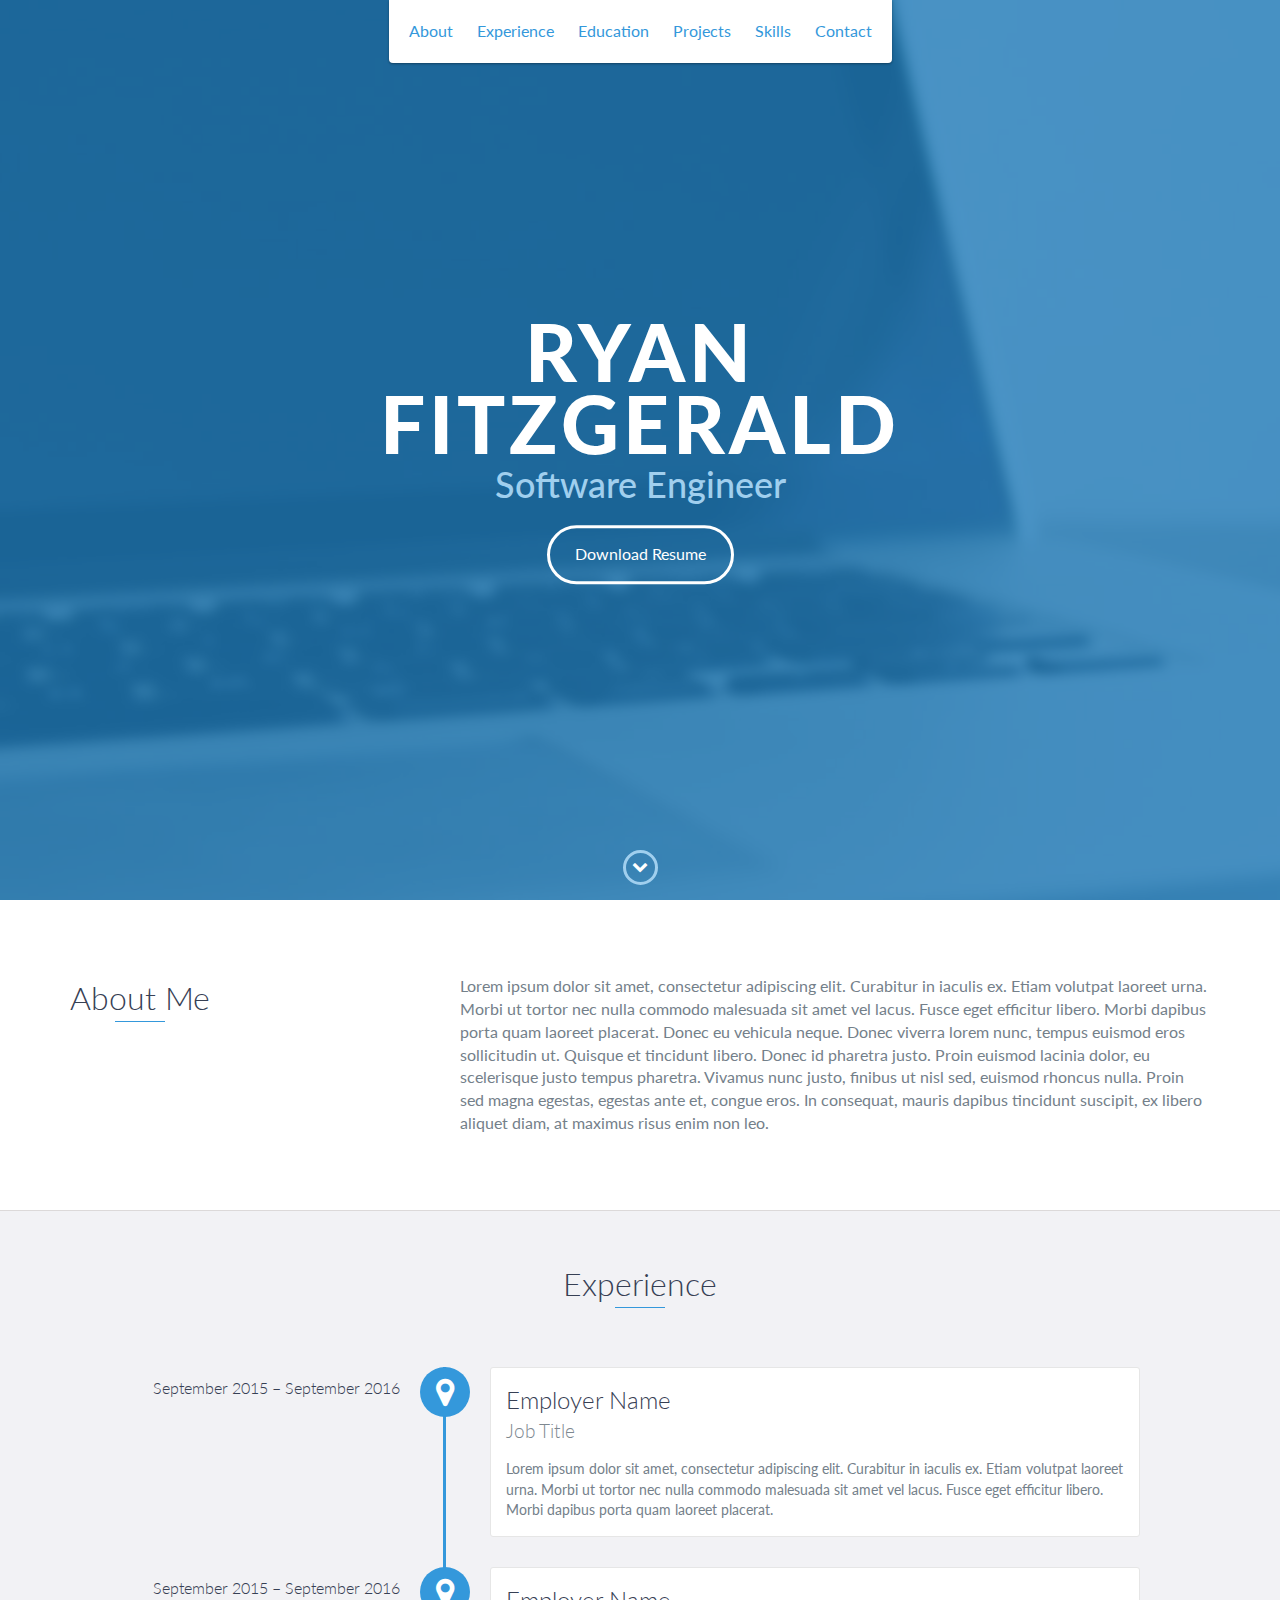
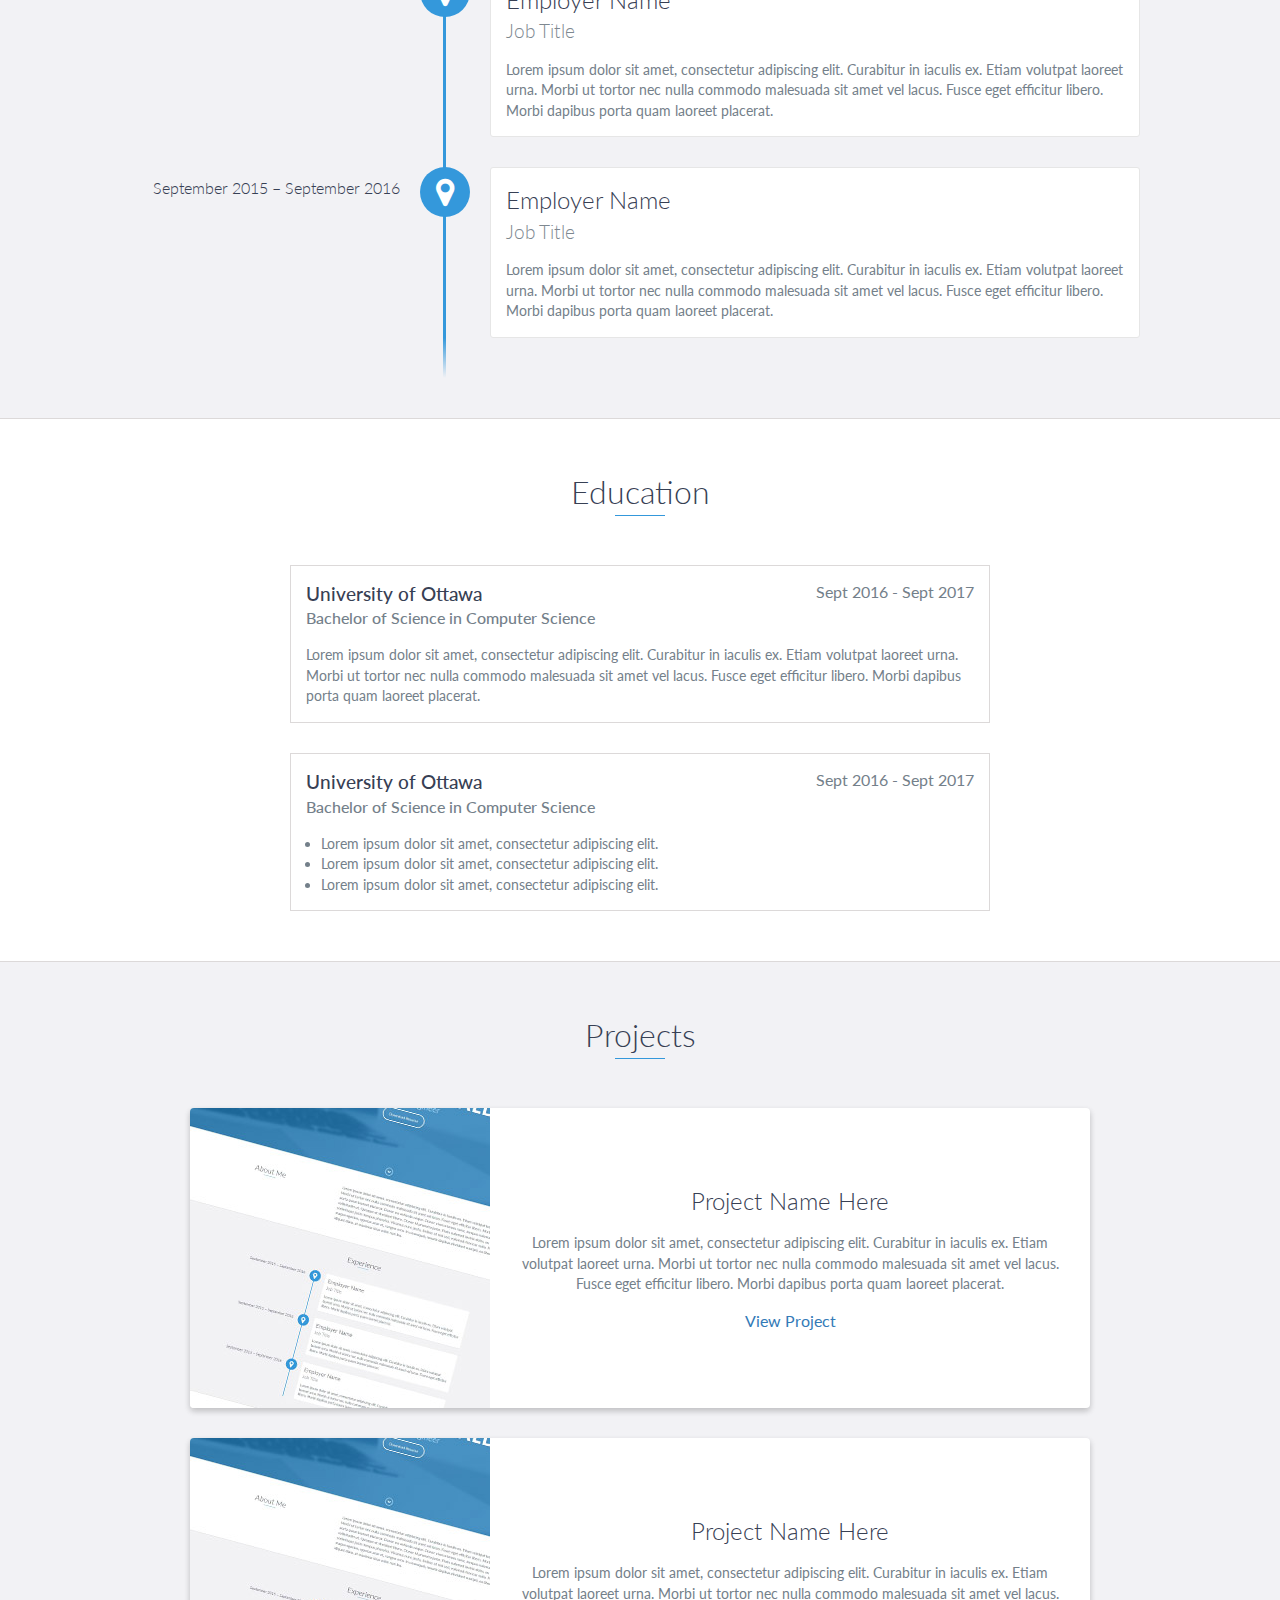
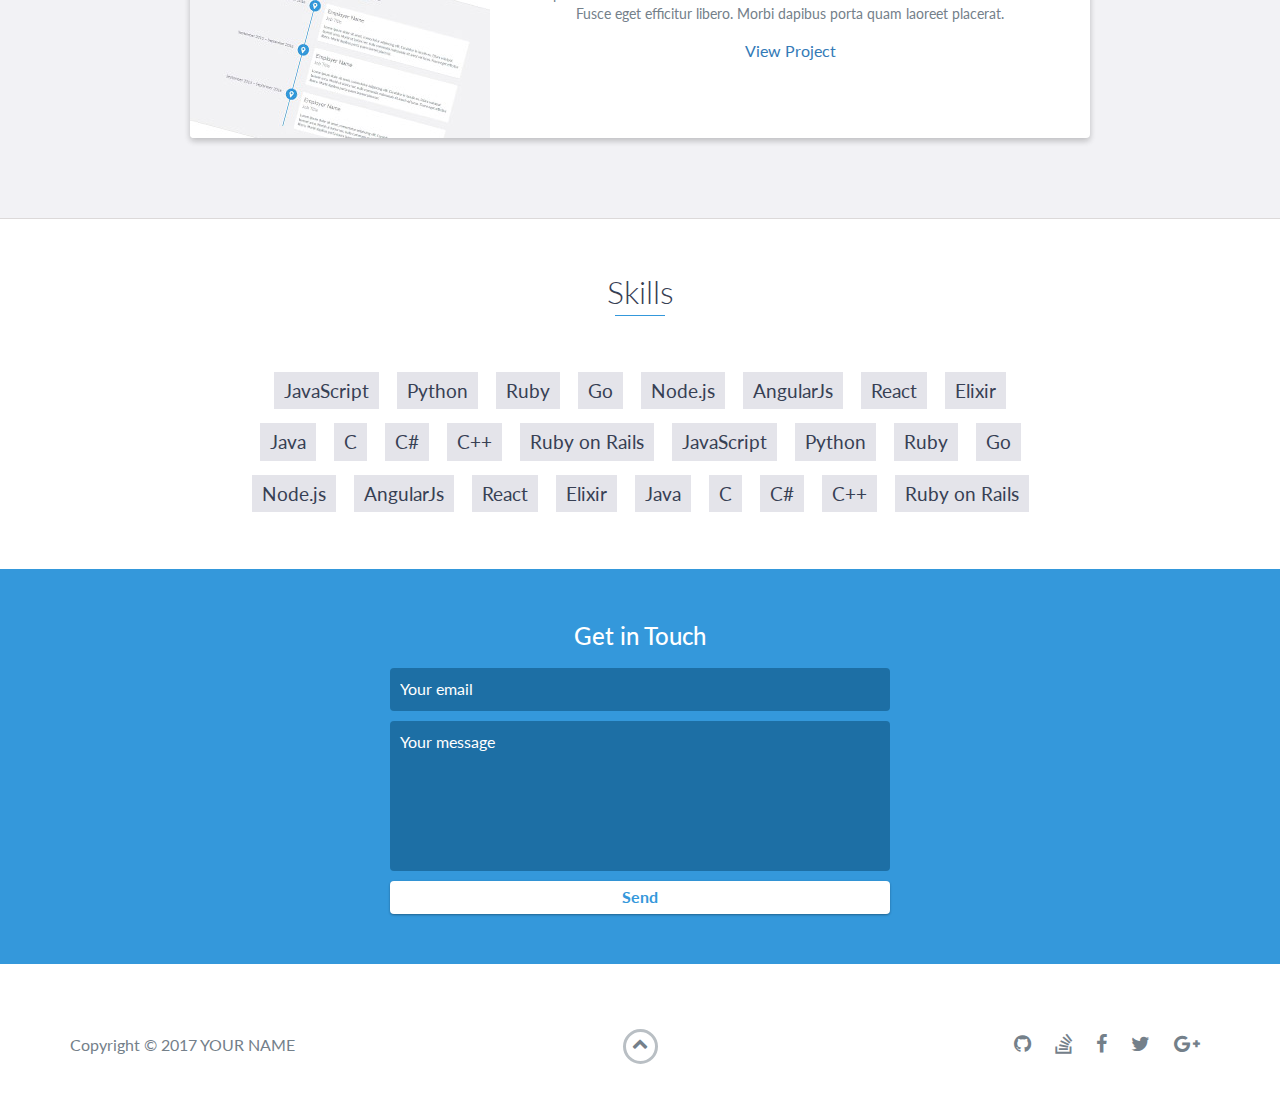
<file: My Webpage/devportfolio-master/index.html>
<!DOCTYPE html>
<html class="no-js" lang="en">

<head>
    <meta charset="utf-8">
    <meta http-equiv="X-UA-Compatible" content="IE=edge">
    <meta name="viewport" content="width=device-width, initial-scale=1">
    <title>My Portfolio</title>
	<link rel="shortcut icon" href="favicon.ico" type="image/x-icon">
	<link rel="icon" href="favicon.ico" type="image/x-icon">
    <link href="https://fonts.googleapis.com/css?family=Lato:300,400,700,900" rel="stylesheet">
    <link rel="stylesheet" href="libs/font-awesome/css/font-awesome.min.css">
    <link href="css/bootstrap.min.css" rel="stylesheet">
    <link href="css/styles.css" rel="stylesheet">
</head>

<body>
    <div id="mobile-menu-open" class="shadow-large">
        <i class="fa fa-bars" aria-hidden="true"></i>
    </div>
    <!-- End #mobile-menu-toggle -->
    <header>
        <div id="mobile-menu-close">
            <span>Close</span> <i class="fa fa-times" aria-hidden="true"></i>
        </div>
        <ul id="menu" class="shadow">
            <li>
                <a href="#about">About</a>
            </li>
            <li>
                <a href="#experience">Experience</a>
            </li>
            <li>
                <a href="#education">Education</a>
            </li>
            <li>
                <a href="#projects">Projects</a>
            </li>
            <li>
                <a href="#skills">Skills</a>
            </li>
            <li>
                <a href="#contact">Contact</a>
            </li>
        </ul>
    </header>
    <!-- End header -->

    <div id="lead">
        <div id="lead-content">
            <h1>Ryan Fitzgerald</h1>
            <h2>Software Engineer</h2>
            <a href="#" class="btn-rounded-white">Download Resume</a>
        </div>
        <!-- End #lead-content -->

        <div id="lead-overlay"></div>

        <div id="lead-down">
            <span>
                <i class="fa fa-chevron-down" aria-hidden="true"></i>
            </span>
        </div>
        <!-- End #lead-down -->
    </div>
    <!-- End #lead -->

    <div id="about">
        <div class="container">
            <div class="row">
                <div class="col-md-4">
                    <h2 class="heading">About Me</h2>
                </div>
                <div class="col-md-8">
                    <p>
                        Lorem ipsum dolor sit amet, consectetur adipiscing elit. Curabitur in iaculis ex. Etiam volutpat laoreet urna. Morbi ut tortor nec nulla commodo malesuada sit amet vel lacus. Fusce eget efficitur libero. Morbi dapibus porta quam laoreet placerat. Donec
                        eu vehicula neque. Donec viverra lorem nunc, tempus euismod eros sollicitudin ut. Quisque et tincidunt libero. Donec id pharetra justo. Proin euismod lacinia dolor, eu scelerisque justo tempus pharetra. Vivamus nunc justo, finibus
                        ut nisl sed, euismod rhoncus nulla. Proin sed magna egestas, egestas ante et, congue eros. In consequat, mauris dapibus tincidunt suscipit, ex libero aliquet diam, at maximus risus enim non leo.
                    </p>
                </div>
            </div>
        </div>
    </div>
    <!-- End #about -->

    <div id="experience" class="background-alt">
        <h2 class="heading">Experience</h2>
        <div id="experience-timeline">
            <div data-date="September 2015 – September 2016">
                <h3>Employer Name</h3>
                <h4>Job Title</h4>
                <p>
                    Lorem ipsum dolor sit amet, consectetur adipiscing elit. Curabitur in iaculis ex. Etiam volutpat laoreet urna. Morbi ut tortor nec nulla commodo malesuada sit amet vel lacus. Fusce eget efficitur libero. Morbi dapibus porta quam laoreet placerat.
                </p>
            </div>

            <div data-date="September 2015 – September 2016">
                <h3>Employer Name</h3>
                <h4>Job Title</h4>
                <p>
                    Lorem ipsum dolor sit amet, consectetur adipiscing elit. Curabitur in iaculis ex. Etiam volutpat laoreet urna. Morbi ut tortor nec nulla commodo malesuada sit amet vel lacus. Fusce eget efficitur libero. Morbi dapibus porta quam laoreet placerat.
                </p>
            </div>

            <div data-date="September 2015 – September 2016">
                <h3>Employer Name</h3>
                <h4>Job Title</h4>
                <p>
                    Lorem ipsum dolor sit amet, consectetur adipiscing elit. Curabitur in iaculis ex. Etiam volutpat laoreet urna. Morbi ut tortor nec nulla commodo malesuada sit amet vel lacus. Fusce eget efficitur libero. Morbi dapibus porta quam laoreet placerat.
                </p>
            </div>
        </div>
    </div>
    <!-- End #experience -->

    <div id="education">
        <h2 class="heading">Education</h2>
        <div class="education-block">
            <h3>University of Ottawa</h3>
            <span class="education-date">Sept 2016 - Sept 2017</span>
            <h4>Bachelor of Science in Computer Science</h4>
            <p>
                Lorem ipsum dolor sit amet, consectetur adipiscing elit. Curabitur in iaculis ex. Etiam volutpat laoreet urna. Morbi ut tortor nec nulla commodo malesuada sit amet vel lacus. Fusce eget efficitur libero. Morbi dapibus porta quam laoreet placerat.
            </p>
        </div>
        <!-- End .education-block -->

        <div class="education-block">
            <h3>University of Ottawa</h3>
            <span class="education-date">Sept 2016 - Sept 2017</span>
            <h4>Bachelor of Science in Computer Science</h4>
            <ul>
                <li>
                    Lorem ipsum dolor sit amet, consectetur adipiscing elit.
                </li>
                <li>
                    Lorem ipsum dolor sit amet, consectetur adipiscing elit.
                </li>
                <li>
                    Lorem ipsum dolor sit amet, consectetur adipiscing elit.
                </li>
            </ul>
        </div>
        <!-- End .education-block -->
    </div>
    <!-- End #education -->

    <div id="projects" class="background-alt">
        <h2 class="heading">Projects</h2>
        <div class="container">
            <div class="row">
                <div class="project shadow-large">
                    <div class="project-image">
                        <img src="images/project.jpg" />
                    </div>
                    <!-- End .project-image -->
                    <div class="project-info">
                        <h3>Project Name Here</h3>
                        <p>
                            Lorem ipsum dolor sit amet, consectetur adipiscing elit. Curabitur in iaculis ex. Etiam volutpat laoreet urna. Morbi ut tortor nec nulla commodo malesuada sit amet vel lacus. Fusce eget efficitur libero. Morbi dapibus porta quam laoreet placerat.
                        </p>
                        <a href="#">View Project</a>
                    </div>
                    <!-- End .project-info -->
                </div>
                <!-- End .project -->

                <div class="project shadow-large">
                    <div class="project-image">
                        <img src="images/project.jpg" />
                    </div>
                    <!-- End .project-image -->
                    <div class="project-info">
                        <h3>Project Name Here</h3>
                        <p>
                            Lorem ipsum dolor sit amet, consectetur adipiscing elit. Curabitur in iaculis ex. Etiam volutpat laoreet urna. Morbi ut tortor nec nulla commodo malesuada sit amet vel lacus. Fusce eget efficitur libero. Morbi dapibus porta quam laoreet placerat.
                        </p>
                        <a href="#">View Project</a>
                    </div>
                    <!-- End .project-info -->
                </div>
                <!-- End .project -->
            </div>
        </div>
    </div>
    <!-- End #projects -->

    <div id="skills">
        <h2 class="heading">Skills</h2>
        <ul>
            <li>JavaScript</li>
            <li>Python</li>
            <li>Ruby</li>
            <li>Go</li>
            <li>Node.js</li>
            <li>AngularJs</li>
            <li>React</li>
            <li>Elixir</li>
            <li>Java</li>
            <li>C</li>
            <li>C#</li>
            <li>C++</li>
            <li>Ruby on Rails</li>
            <li>JavaScript</li>
            <li>Python</li>
            <li>Ruby</li>
            <li>Go</li>
            <li>Node.js</li>
            <li>AngularJs</li>
            <li>React</li>
            <li>Elixir</li>
            <li>Java</li>
            <li>C</li>
            <li>C#</li>
            <li>C++</li>
            <li>Ruby on Rails</li>
        </ul>
    </div>
    <!-- End #skills -->

    <div id="contact">
        <h2>Get in Touch</h2>
        <div id="contact-form">
            <form method="POST" action="https://formspree.io/email@email.com">
                <input type="hidden" name="_subject" value="Contact request from personal website" />
                <input type="email" name="_replyto" placeholder="Your email" required>
                <textarea name="message" placeholder="Your message" required></textarea>
                <button type="submit">Send</button>
            </form>
        </div>
        <!-- End #contact-form -->
    </div>
    <!-- End #contact -->

    <footer>
        <div class="container">
            <div class="row">
                <div class="col-sm-5 copyright">
                    <p>
                        Copyright &copy; 2017 YOUR NAME
                    </p>
                </div>
                <div class="col-sm-2 top">
                    <span id="to-top">
                        <i class="fa fa-chevron-up" aria-hidden="true"></i>
                    </span>
                </div>
                <div class="col-sm-5 social">
                    <ul>
                        <li>
                            <a href="https://github.com/" target="_blank"><i class="fa fa-github" aria-hidden="true"></i></a>
                        </li>
                        <li>
                            <a href="https://stackoverflow.com/" target="_blank"><i class="fa fa-stack-overflow" aria-hidden="true"></i></a>
                        </li>
                        <li>
                            <a href="https://www.facebook.com/" target="_blank"><i class="fa fa-facebook" aria-hidden="true"></i></a>
                        </li>
                        <li>
                            <a href="https://twitter.com/" target="_blank"><i class="fa fa-twitter" aria-hidden="true"></i></a>
                        </li>
                        <li>
                            <a href="https://plus.google.com/" target="_blank"><i class="fa fa-google-plus" aria-hidden="true"></i></a>
                        </li>
                    </ul>
                </div>
            </div>
        </div>
    </footer>
    <!-- End footer -->

    <script src="https://ajax.googleapis.com/ajax/libs/jquery/1.12.4/jquery.min.js"></script>
    <script src="js/scripts.min.js"></script>
</body>

</html>
</file>
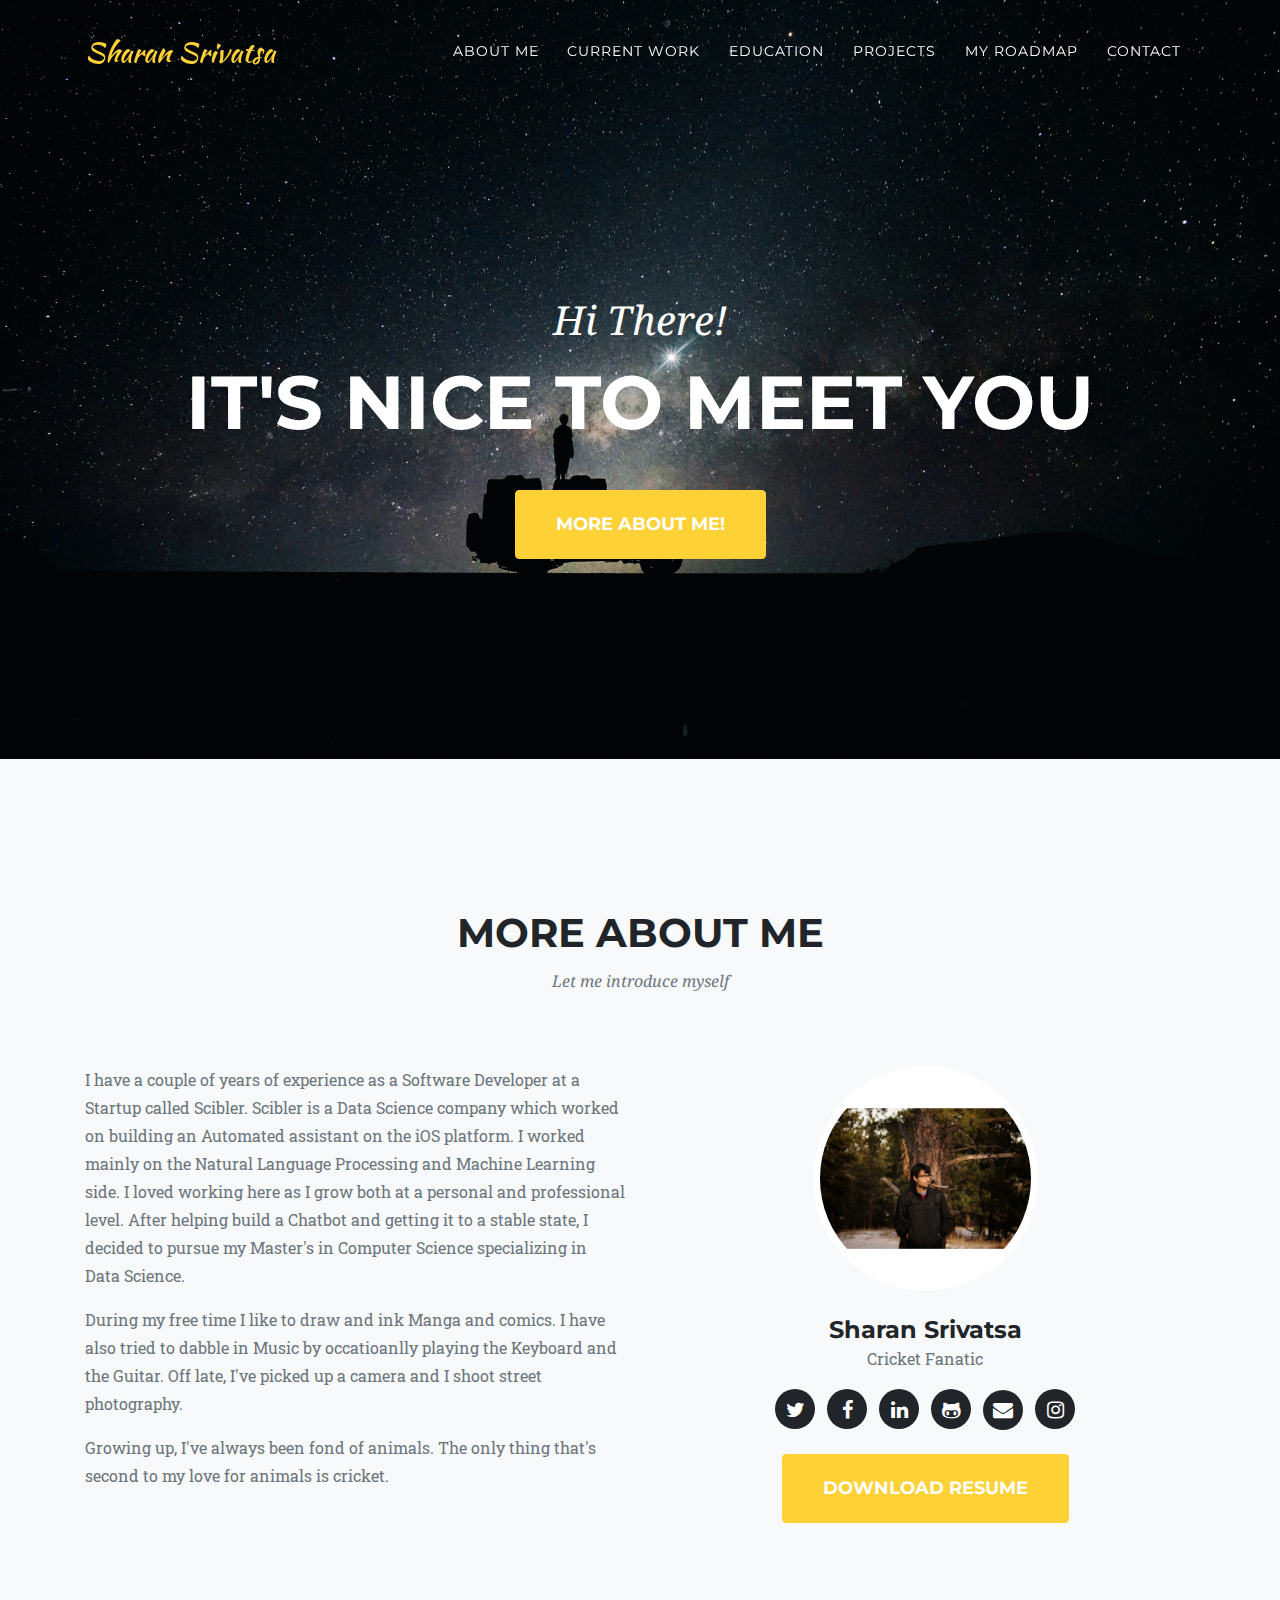
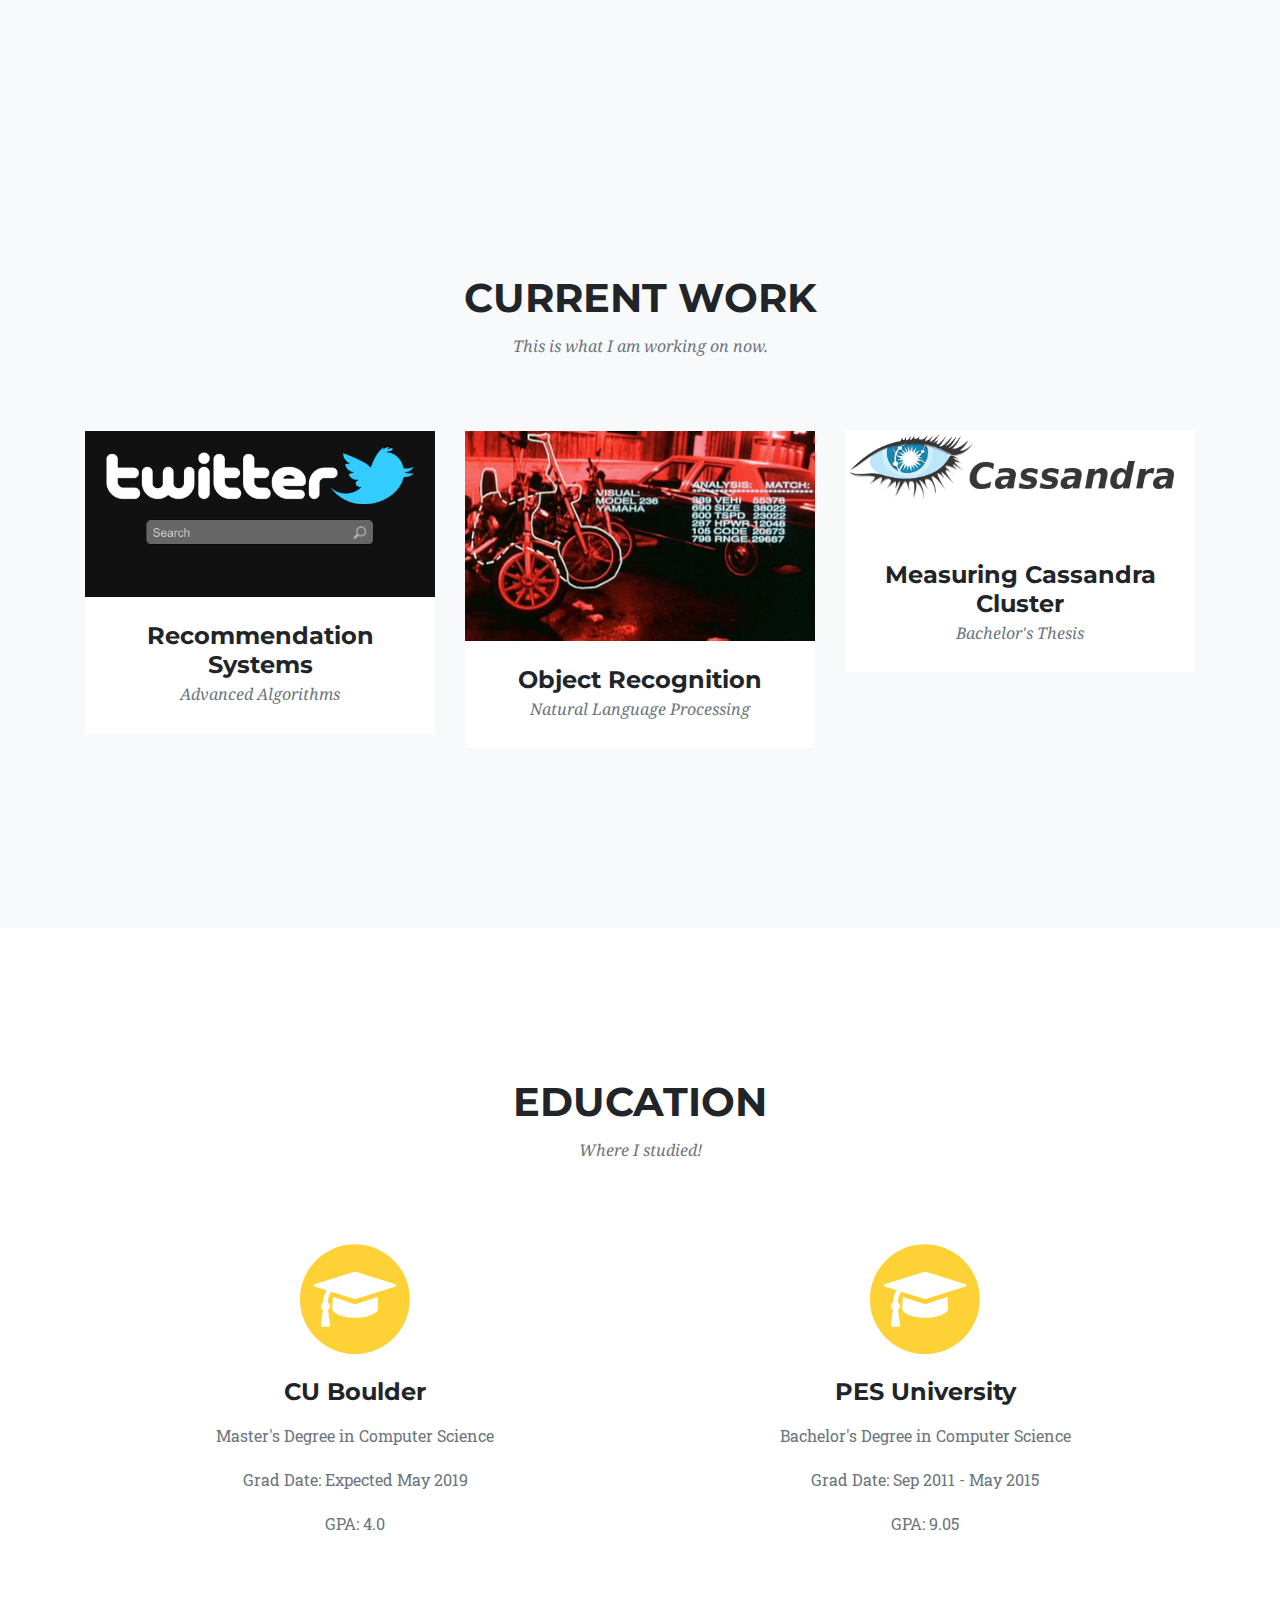
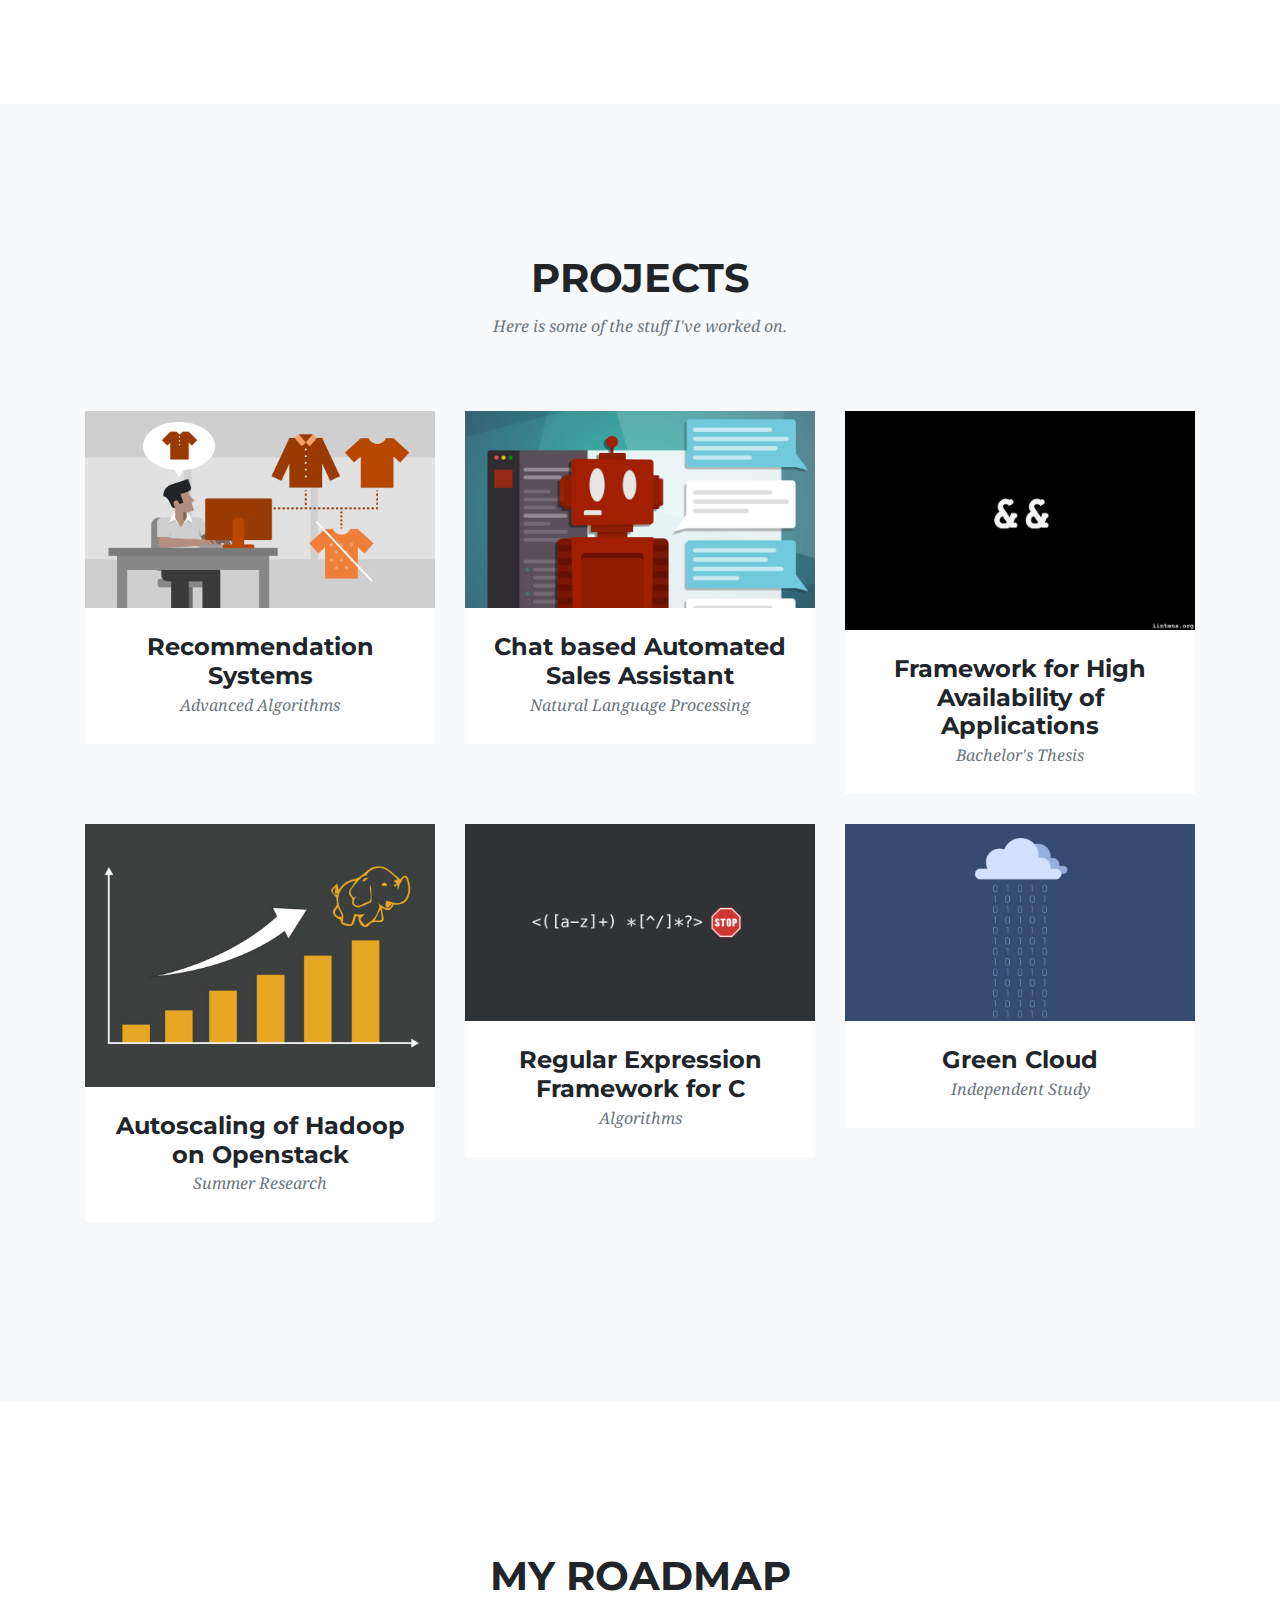
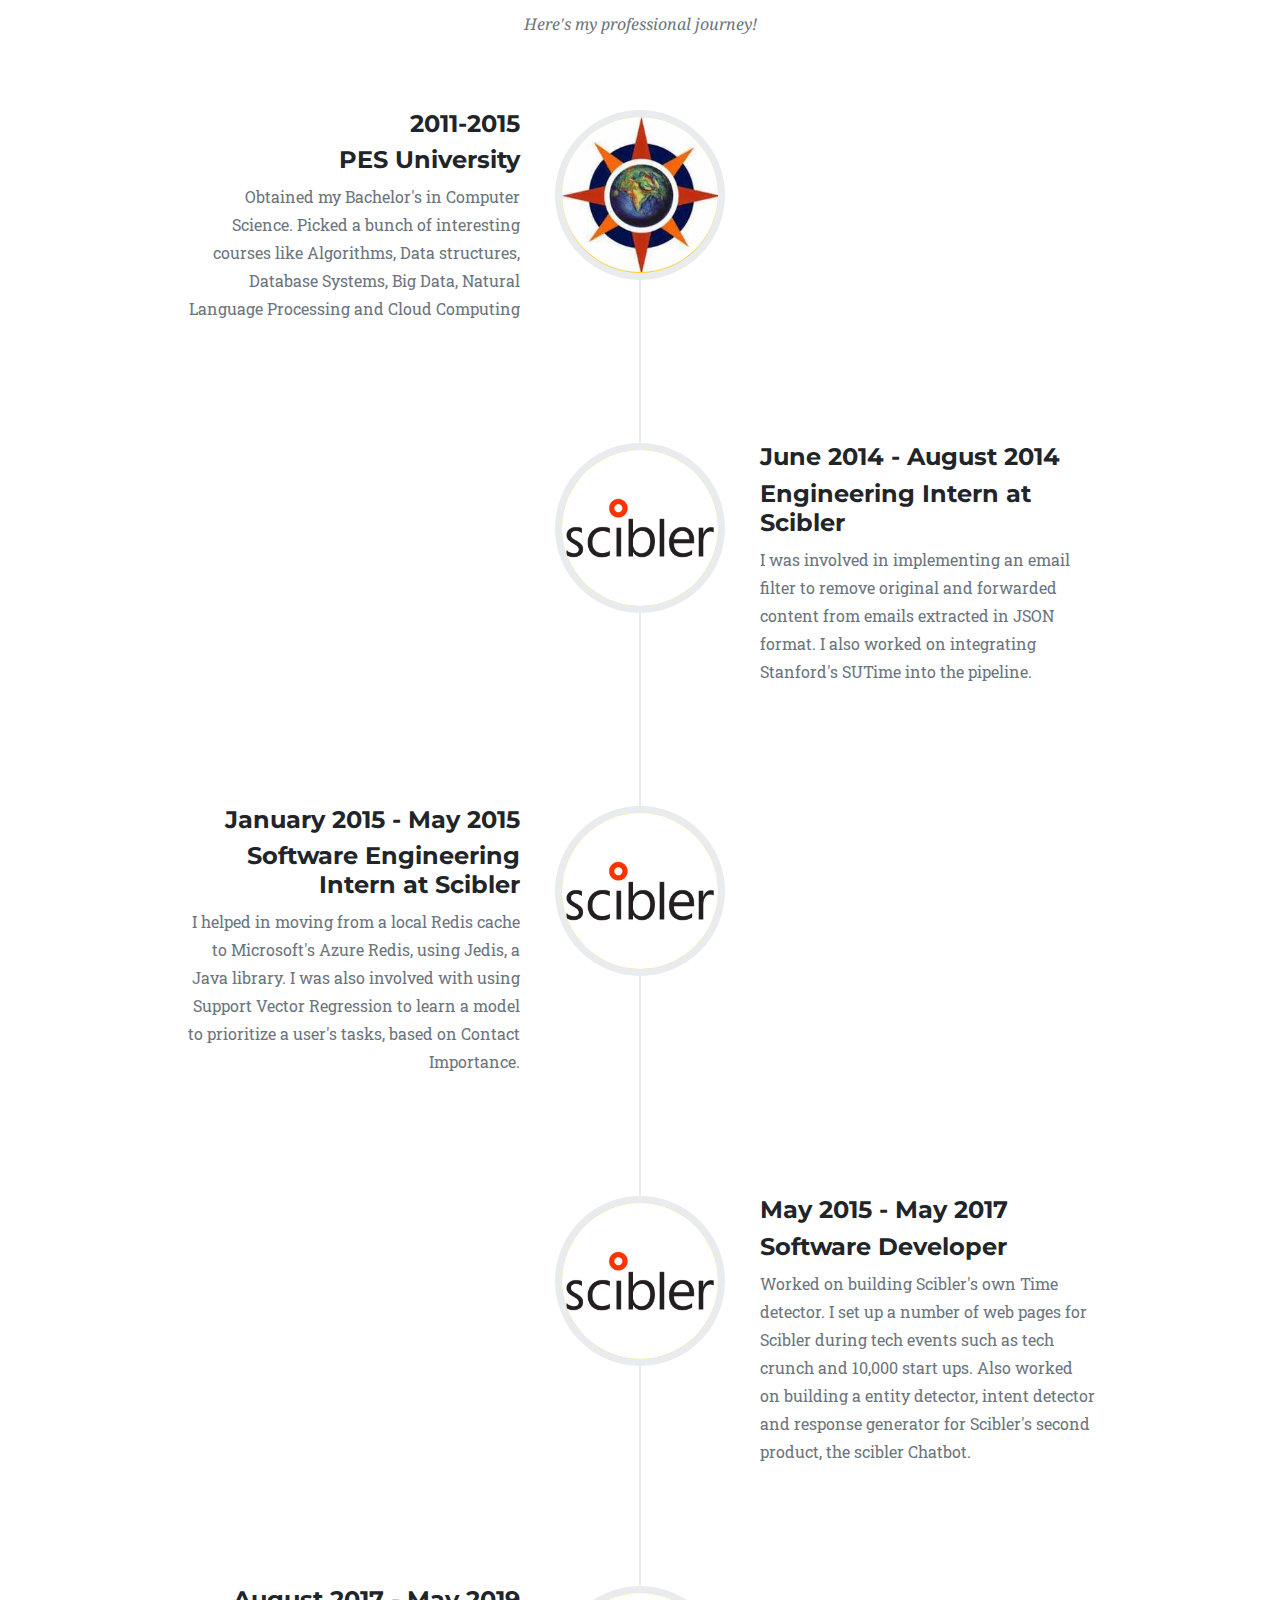
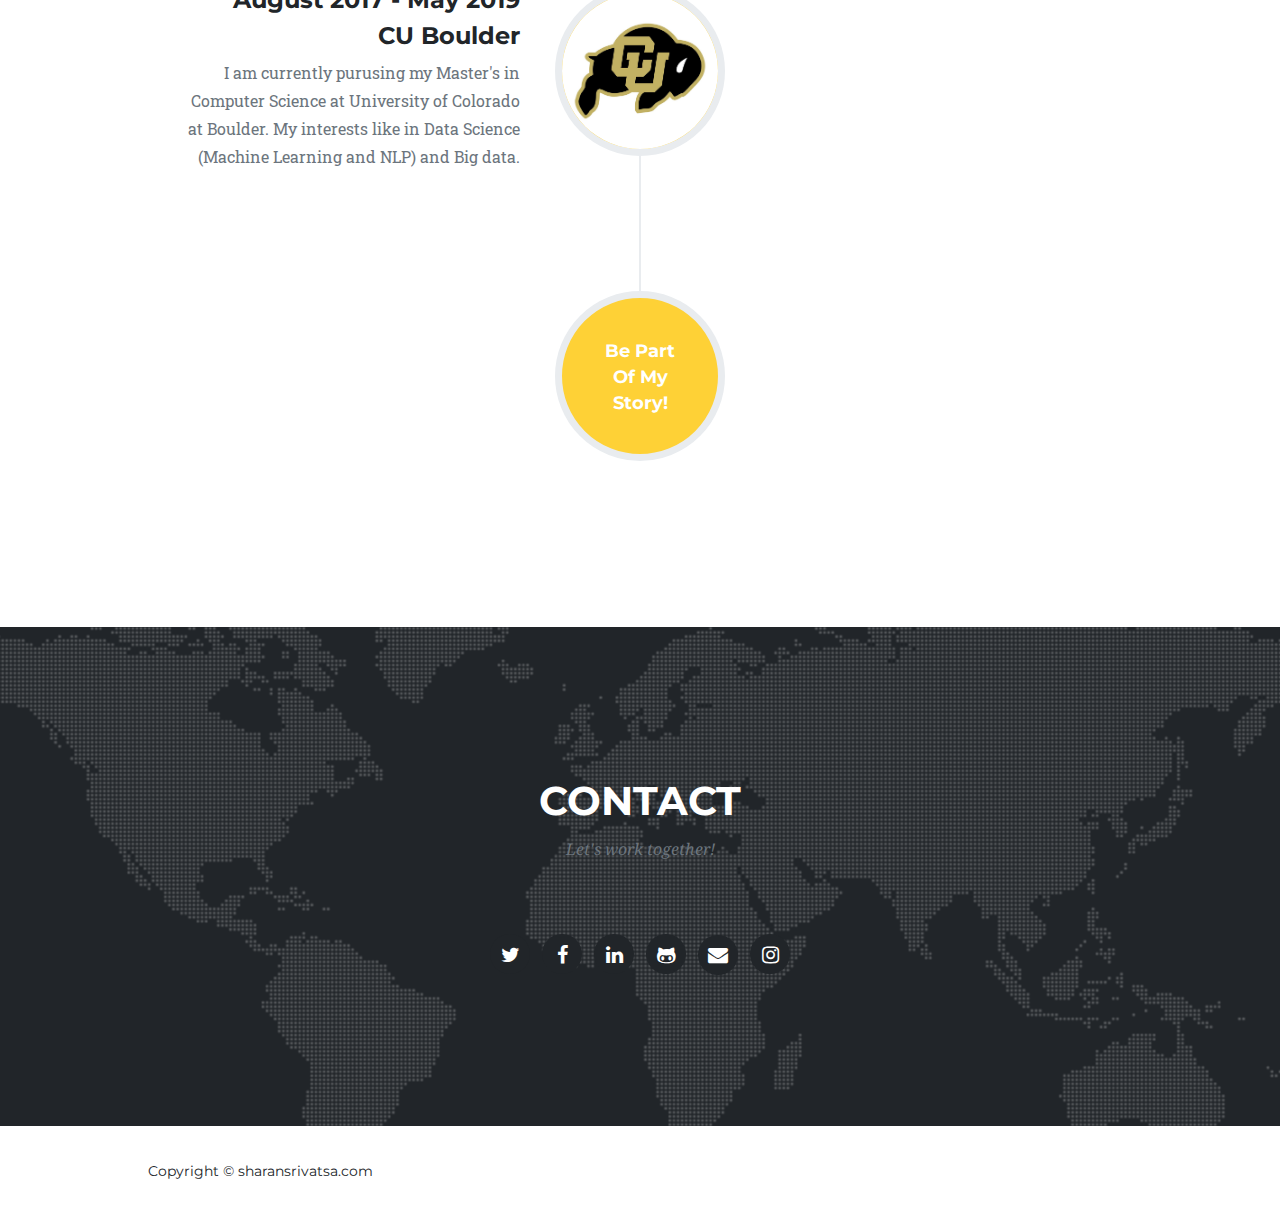
<file: My Webpage/startbootstrap-agency-gh-pages/index.html>
<!DOCTYPE html>
<html lang="en">

  <head>

    <meta charset="utf-8">
    <meta name="viewport" content="width=device-width, initial-scale=1, shrink-to-fit=no">
    <meta name="description" content="">
    <meta name="author" content="">

    <title>Sharan Srivatsa</title>

    <!-- Bootstrap core CSS -->
    <link href="vendor/bootstrap/css/bootstrap.min.css" rel="stylesheet">

    <!-- Custom fonts for this template -->
    <link href="vendor/font-awesome/css/font-awesome.min.css" rel="stylesheet" type="text/css">
    <link href="https://fonts.googleapis.com/css?family=Montserrat:400,700" rel="stylesheet" type="text/css">
    <link href='https://fonts.googleapis.com/css?family=Kaushan+Script' rel='stylesheet' type='text/css'>
    <link href='https://fonts.googleapis.com/css?family=Droid+Serif:400,700,400italic,700italic' rel='stylesheet' type='text/css'>
    <link href='https://fonts.googleapis.com/css?family=Roboto+Slab:400,100,300,700' rel='stylesheet' type='text/css'>

    <!-- Custom styles for this template -->
    <link href="css/agency.min.css" rel="stylesheet">

  </head>

  <body id="page-top">

    <!-- Navigation -->
    <nav class="navbar navbar-expand-lg navbar-dark fixed-top" id="mainNav">
      <div class="container">
        <a class="navbar-brand js-scroll-trigger" href="#page-top">Sharan Srivatsa</a>
        <button class="navbar-toggler navbar-toggler-right" type="button" data-toggle="collapse" data-target="#navbarResponsive" aria-controls="navbarResponsive" aria-expanded="false" aria-label="Toggle navigation">
          Menu
          <i class="fa fa-bars"></i>
        </button>
        <div class="collapse navbar-collapse" id="navbarResponsive">
          <ul class="navbar-nav text-uppercase ml-auto">            
            <li class="nav-item">
              <a class="nav-link js-scroll-trigger" href="#team">About Me</a>
            </li>            
            <li class="nav-item">
              <a class="nav-link js-scroll-trigger" href="#currentproject">Current Work</a>
            </li>                
            <li class="nav-item">
              <a class="nav-link js-scroll-trigger" href="#services">Education</a>
            </li>        
            <li class="nav-item">
              <a class="nav-link js-scroll-trigger" href="#portfolio">Projects</a>
            </li>
            <li class="nav-item">
              <a class="nav-link js-scroll-trigger" href="#about">My Roadmap</a>
            </li>
            <li class="nav-item">
              <a class="nav-link js-scroll-trigger" href="#contact">Contact</a>
            </li>
           <!-- <li class = "nav-item">
              <a class="nav-link js-scroll-trigger" href="docs/resume.pdf" download="resume.pdf">Resume
            </li> -->
          </ul>
        </div>
      </div>
    </nav>

    <!-- Header -->
    <header class="masthead">
      <div class="container">
        <div class="intro-text">
          <div class="intro-lead-in">Hi There!</div>
          <div class="intro-heading text-uppercase">It's Nice To Meet You</div>
          <a class="btn btn-primary btn-xl text-uppercase js-scroll-trigger" href="#team">More about me!</a>
        </div>
      </div>
    </header>

        <!-- Team -->
    <section class="bg-light" id="team">
      <div class="container">
        <div class="row">
          <div class="col-lg-12 text-center">
            <h2 class="section-heading text-uppercase">More about me</h2>
            <h3 class="section-subheading text-muted">Let me introduce myself</h3>
          </div>
        </div>
        <div class="row">
          <div class="col-sm-6">
              <p class="text-muted">I have a couple of years of experience as a Software Developer at a Startup called Scibler. Scibler is a Data Science company which worked on building an Automated assistant on the iOS platform. I worked mainly on the Natural Language Processing and Machine Learning side. I loved working here as I grow both at a personal and professional level. After helping build a Chatbot and getting it to a stable state, I decided to pursue my Master's in Computer Science specializing in Data Science. </p>

              <p class = "text-muted">During my free time I like to draw and ink Manga and comics. I have also tried to dabble in Music by occatioanlly playing the Keyboard and the Guitar. Off late, I've picked up a camera and I shoot street photography.</p> 

              <p class = "text-muted">Growing up, I've always been fond of animals. The only thing that's second to my love for animals is cricket.</p>                          
          </div>
          <div class="col-sm-6">
            <div class="team-member">
              <img class="mx-auto rounded-circle" src="img/team/sharan.jpg" alt="">
              <h4>Sharan Srivatsa</h4>
              <p class="text-muted">Cricket Fanatic</p>
              <ul class="list-inline social-buttons">
                <li class="list-inline-item">
                  <a href="https://twitter.com/Sharans003">
                    <i class="fa fa-twitter"></i>
                  </a>
                </li>
                <li class="list-inline-item">
                  <a href="https://www.facebook.com/sharan03">
                    <i class="fa fa-facebook"></i>
                  </a>
                </li> 
                <li class="list-inline-item">
                  <a href="https://www.linkedin.com/in/sharansrivatsa/">
                    <i class="fa fa-linkedin"></i>
                  </a>
                </li>
                <li class="list-inline-item">
                  <a href="https://github.com/sharans003">
                    <i class="fa fa-github-alt"></i>
                  </a>
                </li> 
                <li class="list-inline-item">
                  <a href="mailto:sharans003@gmail.com?Subject=Hello from your website!"
                    <i class="fa fa-envelope"></i>
                  </a>
                </li> 
                <li class="list-inline-item">
                  <a href="https://www.instagram.com/sharansrivatsa/">
                    <i class="fa fa-instagram"></i>
                  </a>
                </li>                                                
              </ul>
              <br>
              <div>
                <a class="btn btn-primary btn-xl text-uppercase js-scroll-trigger" href="docs/resume.pdf" download="resume.pdf">Download Resume</a>              
              </div>                              
            </div>
          </div>
          <!--<div class="col-sm-4">
            <div class="team-member">
              <img class="mx-auto rounded-circle" src="img/team/3.jpg" alt="">
              <h4>Diana Pertersen</h4>
              <p class="text-muted">Lead Developer</p>
              <ul class="list-inline social-buttons">
                <li class="list-inline-item">
                  <a href="#">
                    <i class="fa fa-twitter"></i>
                  </a>
                </li>
                <li class="list-inline-item">
                  <a href="#">
                    <i class="fa fa-facebook"></i>
                  </a>
                </li>
                <li class="list-inline-item">
                  <a href="#">
                    <i class="fa fa-linkedin"></i>
                  </a>
                </li>
              </ul>
            </div>
          </div>-->
        </div>
        <div class="row">
          <div class="col-lg-8 mx-auto text-center">
            <!--<p class="large text-muted">Lorem ipsum dolor sit amet, consectetur adipisicing elit. Aut eaque, laboriosam veritatis, quos non quis ad perspiciatis, totam corporis ea, alias ut unde.</p>-->
          </div>
        </div>
      </div>
    </section>

    <!-- Projects Grid -->
    <section class="bg-light" id="currentproject">
      <div class="container">
        <div class="row">
          <div class="col-lg-12 text-center">
            <h2 class="section-heading text-uppercase">Current Work</h2>
            <h3 class="section-subheading text-muted">This is what I am working on now.</h3>
          </div>
        </div>
        <div class="row">
          <div class="col-md-4 col-sm-6 currentproject-item">
            <a class="currentproject-link" data-toggle="modal" href="#cwModal1">
              <div class="currentproject-hover">
                <div class="currentproject-hover-content">
                  <i class="fa fa-plus fa-3x"></i>
                </div>
              </div>
              <img class="img-fluid" src="img/portfolio/cw-proj1.gif" alt="">
            </a>
            <div class="currentproject-caption">
              <h4>Recommendation Systems</h4>
              <p class="text-muted">Advanced Algorithms</p>
            </div>
          </div>
          <div class="col-md-4 col-sm-6 currentproject-item">
            <a class="currentproject-link" data-toggle="modal" href="#cwModal2">
              <div class="currentproject-hover">
                <div class="currentproject-hover-content">
                  <i class="fa fa-plus fa-3x"></i>
                </div>
              </div>
              <img class="img-fluid" src="img/portfolio/cw-proj2.jpg" alt="">
            </a>
            <div class="currentproject-caption">
              <h4>Object Recognition</h4>
              <p class="text-muted">Natural Language Processing</p>
            </div>
          </div>
          <div class="col-md-4 col-sm-6 currentproject-item">
            <a class="currentproject-link" data-toggle="modal" href="#cwModal3">
              <div class="currentproject-hover">
                <div class="currentproject-hover-content">
                  <i class="fa fa-plus fa-3x"></i>
                </div>
              </div>
              <img class="img-fluid" src="img/portfolio/cw-proj3.png" alt="">
            </a>
            <div class="currentproject-caption">
              <h4>Measuring Cassandra Cluster</h4>
              <p class="text-muted">Bachelor's Thesis</p>
            </div>
          </div>
    </section>


    <!-- Education -->
    <section id="services">
      <div class="container">
        <div class="row">
          <div class="col-lg-12 text-center">
            <h2 class="section-heading text-uppercase">Education</h2>
            <h3 class="section-subheading text-muted">Where I studied!</h3>
          </div>
        </div>
        <div class="row text-center">
          <div class="col-md-6">
            <span class="fa-stack fa-4x">
              <i class="fa fa-circle fa-stack-2x text-primary"></i>
              <i class="fa fas fa-graduation-cap fa-stack-1x fa-inverse"></i>
            </span>
            <h4 class="service-heading">CU Boulder</h4>
            <p class="text-muted">Master's Degree in Computer Science</p>
            <p class="text-muted">Grad Date: Expected May 2019</p>
            <p class="text-muted">GPA: 4.0</p>
          </div>
          <div class="col-md-6">
            <span class="fa-stack fa-4x">
              <i class="fa fa-circle fa-stack-2x text-primary"></i>
              <i class="fa fas fa-graduation-cap fa-stack-1x fa-inverse"></i>
            </span>
            <h4 class="service-heading">PES University</h4>
            <p class="text-muted">Bachelor's Degree in Computer Science</p>
            <p class="text-muted">Grad Date: Sep 2011 - May 2015</p>
            <p class="text-muted">GPA: 9.05</p>
          </div>
          <!--<div class="col-md-4">
            <span class="fa-stack fa-4x">
              <i class="fa fa-circle fa-stack-2x text-primary"></i>
              <i class="fa fa-lock fa-stack-1x fa-inverse"></i>
            </span>
            <h4 class="service-heading">Web Security</h4>
            <p class="text-muted">Lorem ipsum dolor sit amet, consectetur adipisicing elit. Minima maxime quam architecto quo inventore harum ex magni, dicta impedit.</p>
          </div>-->
        </div>
      </div>
    </section>

    <!-- Projects Grid -->
    <section class="bg-light" id="portfolio">
      <div class="container">
        <div class="row">
          <div class="col-lg-12 text-center">
            <h2 class="section-heading text-uppercase">Projects</h2>
            <h3 class="section-subheading text-muted">Here is some of the stuff I've worked on.</h3>
          </div>
        </div>
        <div class="row">
          <div class="col-md-4 col-sm-6 portfolio-item">
            <a class="portfolio-link" data-toggle="modal" href="#portfolioModal1">
              <div class="portfolio-hover">
                <div class="portfolio-hover-content">
                  <i class="fa fa-plus fa-3x"></i>
                </div>
              </div>
              <img class="img-fluid" src="img/portfolio/proj1.jpg" alt="">
            </a>
            <div class="portfolio-caption">
              <h4>Recommendation Systems</h4>
              <p class="text-muted">Advanced Algorithms</p>
            </div>
          </div>
          <div class="col-md-4 col-sm-6 portfolio-item">
            <a class="portfolio-link" data-toggle="modal" href="#portfolioModal2">
              <div class="portfolio-hover">
                <div class="portfolio-hover-content">
                  <i class="fa fa-plus fa-3x"></i>
                </div>
              </div>
              <img class="img-fluid" src="img/portfolio/proj2.jpg" alt="">
            </a>
            <div class="portfolio-caption">
              <h4>Chat based Automated Sales Assistant</h4>
              <p class="text-muted">Natural Language Processing</p>
            </div>
          </div>
          <div class="col-md-4 col-sm-6 portfolio-item">
            <a class="portfolio-link" data-toggle="modal" href="#portfolioModal3">
              <div class="portfolio-hover">
                <div class="portfolio-hover-content">
                  <i class="fa fa-plus fa-3x"></i>
                </div>
              </div>
              <img class="img-fluid" src="img/portfolio/proj3.jpg" alt="">
            </a>
            <div class="portfolio-caption">
              <h4>Framework for High Availability of Applications</h4>
              <p class="text-muted">Bachelor's Thesis</p>
            </div>
          </div>
          <div class="col-md-4 col-sm-6 portfolio-item">
            <a class="portfolio-link" data-toggle="modal" href="#portfolioModal4">
              <div class="portfolio-hover">
                <div class="portfolio-hover-content">
                  <i class="fa fa-plus fa-3x"></i>
                </div>
              </div>
              <img class="img-fluid" src="img/portfolio/proj4.jpeg" alt="">
            </a>
            <div class="portfolio-caption">
              <h4>Autoscaling of Hadoop on Openstack</h4>
              <p class="text-muted">Summer Research</p>
            </div>
          </div>
          <div class="col-md-4 col-sm-6 portfolio-item">
            <a class="portfolio-link" data-toggle="modal" href="#portfolioModal5">
              <div class="portfolio-hover">
                <div class="portfolio-hover-content">
                  <i class="fa fa-plus fa-3x"></i>
                </div>
              </div>
              <img class="img-fluid" src="img/portfolio/proj5.png" alt="">
            </a>
            <div class="portfolio-caption">
              <h4>Regular Expression Framework for C</h4>
              <p class="text-muted">Algorithms</p>
            </div>
          </div>
          <div class="col-md-4 col-sm-6 portfolio-item">
            <a class="portfolio-link" data-toggle="modal" href="#portfolioModal6">
              <div class="portfolio-hover">
                <div class="portfolio-hover-content">
                  <i class="fa fa-plus fa-3x"></i>
                </div>
              </div>
              <img class="img-fluid" src="img/portfolio/proj6.jpg" alt="">
            </a>
            <div class="portfolio-caption">
              <h4>Green Cloud</h4>
              <p class="text-muted">Independent Study</p>
            </div>
          </div>
        </div>
      </div>
    </section>

    <!-- Roadmap -->
    <section id="about">
      <div class="container">
        <div class="row">
          <div class="col-lg-12 text-center">
            <h2 class="section-heading text-uppercase">My Roadmap</h2>
            <h3 class="section-subheading text-muted">Here's my professional journey!</h3>
          </div>
        </div>
        <div class="row">
          <div class="col-lg-12">
            <ul class="timeline">
              <li>
                <div class="timeline-image">
                  <img class="rounded-circle img-fluid" src="img/about/1-pesit.jpg" alt="">
                </div>
                <div class="timeline-panel">
                  <div class="timeline-heading">
                    <h4>2011-2015</h4>
                    <h4 class="subheading">PES University</h4>
                  </div>
                  <div class="timeline-body">
                    <p class="text-muted">Obtained my Bachelor's in Computer Science. Picked a bunch of interesting courses like Algorithms, Data structures, Database Systems, Big Data, Natural Language Processing and Cloud Computing</p>
                  </div>
                </div>
              </li>
              <li class="timeline-inverted">
                <div class="timeline-image">
                  <img class="rounded-circle img-fluid" src="img/about/2-scibler.jpg" alt="">
                </div>
                <div class="timeline-panel">
                  <div class="timeline-heading">
                    <h4>June 2014 - August 2014</h4>
                    <h4 class="subheading">Engineering Intern at Scibler</h4>
                  </div>
                  <div class="timeline-body">
                    <p class="text-muted">I was involved in implementing an email filter to remove original and forwarded content from emails extracted in JSON format. I also worked on integrating Stanford's SUTime into the pipeline. 
                    </p>
                  </div>
                </div>
              </li>
              <li>
                <div class="timeline-image">
                  <img class="rounded-circle img-fluid" src="img/about/2-scibler.jpg" alt="">
                </div>
                <div class="timeline-panel">
                  <div class="timeline-heading">
                    <h4>January 2015 - May 2015</h4>
                    <h4 class="subheading">Software Engineering Intern at Scibler</h4>
                  </div>
                  <div class="timeline-body">
                    <p class="text-muted">I helped in moving from a local Redis cache to Microsoft's Azure Redis, using Jedis, a Java library. I was also involved with using Support Vector Regression to learn a model to prioritize a user's tasks, based on Contact Importance.</p>
                  </div>
                </div>
              </li>
              <li class="timeline-inverted">
                <div class="timeline-image">
                  <img class="rounded-circle img-fluid" src="img/about/2-scibler.jpg" alt="">
                </div>
                <div class="timeline-panel">
                  <div class="timeline-heading">
                    <h4>May 2015 - May 2017</h4>
                    <h4 class="subheading">Software Developer</h4>
                  </div>
                  <div class="timeline-body">
                    <p class="text-muted">Worked on building Scibler's own Time detector. I set up a number of web pages for Scibler during tech events such as tech crunch and 10,000 start ups. Also worked on building a entity detector, intent detector and response generator for Scibler's second product, the scibler Chatbot.</p>
                  </div>
                </div>
              </li>
              <li>
                <div class="timeline-image">
                  <img class="rounded-circle img-fluid" src="img/about/4-cu.jpg" alt="">
                </div>
                <div class="timeline-panel">
                  <div class="timeline-heading">
                    <h4>August 2017 - May 2019</h4>
                    <h4 class="subheading">CU Boulder</h4>
                  </div>
                  <div class="timeline-body">
                    <p class="text-muted">I am currently purusing my Master's in Computer Science at University of Colorado at Boulder. My interests like in Data Science (Machine Learning and NLP) and Big data.</p>
                  </div>
                </div>
              </li>              
              <li class="timeline-inverted">
                <div class="timeline-image">
                  <h4>Be Part
                    <br>Of My
                    <br>Story!</h4>
                </div>
              </li>
            </ul>
          </div>
        </div>
      </div>
    </section>



    <!-- Clients -->
    <!--
    <section class="py-5">
      <div class="container">
        <div class="row">
          <div class="col-md-3 col-sm-6">
            <a href="#">
              <img class="img-fluid d-block mx-auto" src="img/logos/envato.jpg" alt="">
            </a>
          </div>
          <div class="col-md-3 col-sm-6">
            <a href="#">
              <img class="img-fluid d-block mx-auto" src="img/logos/designmodo.jpg" alt="">
            </a>
          </div>
          <div class="col-md-3 col-sm-6">
            <a href="#">
              <img class="img-fluid d-block mx-auto" src="img/logos/themeforest.jpg" alt="">
            </a>
          </div>
          <div class="col-md-3 col-sm-6">
            <a href="#">
              <img class="img-fluid d-block mx-auto" src="img/logos/creative-market.jpg" alt="">
            </a>
          </div>
        </div>
      </div>
    </section>
    -->
    <!-- Contact -->
    <section id="contact">
      <div class="container">
        <div class="row">
          <div class="col-lg-12 text-center">
            <h2 class="section-heading text-uppercase">Contact</h2>
            <h3 class="section-subheading text-muted">Let's work together!</h3>
              <ul class="list-inline social-buttons">
                <li class="list-inline-item">
                  <a href="https://twitter.com/Sharans003">
                    <i class="fa fa-twitter"></i>
                  </a>
                </li>
                <li class="list-inline-item">
                  <a href="https://www.facebook.com/sharan03">
                    <i class="fa fa-facebook"></i>
                  </a>
                </li> 
                <li class="list-inline-item">
                  <a href="https://www.linkedin.com/in/sharansrivatsa/">
                    <i class="fa fa-linkedin"></i>
                  </a>
                </li>
                <li class="list-inline-item">
                  <a href="https://github.com/sharans003">
                    <i class="fa fa-github-alt"></i>
                  </a>
                </li> 
                <li class="list-inline-item">
                  <a href="mailto:sharans003@gmail.com?Subject=Hello from your website!"
                    <i class="fa fa-envelope"></i>
                  </a>
                </li>  
                <li class="list-inline-item">
                  <a href="https://www.instagram.com/sharansrivatsa/">
                    <i class="fa fa-instagram"></i>
                  </a>
                </li>                                                
              </ul>            
          </div>
        </div>
        <div class="row">
          <div class="col-lg-12">
            <!--
            <form id="contactForm" name="sentMessage" novalidate>
              <div class="row">
                <div class="col-md-6">
                  <div class="form-group">
                    <input class="form-control" id="name" type="text" placeholder="Your Name *" required data-validation-required-message="Please enter your name.">
                    <p class="help-block text-danger"></p>
                  </div>
                  <div class="form-group">
                    <input class="form-control" id="email" type="email" placeholder="Your Email *" required data-validation-required-message="Please enter your email address.">
                    <p class="help-block text-danger"></p>
                  </div>
                  <div class="form-group">
                    <input class="form-control" id="phone" type="tel" placeholder="Your Phone *" required data-validation-required-message="Please enter your phone number.">
                    <p class="help-block text-danger"></p>
                  </div>
                </div>
                <div class="col-md-6">
                  <div class="form-group">
                    <textarea class="form-control" id="message" placeholder="Your Message *" required data-validation-required-message="Please enter a message."></textarea>
                    <p class="help-block text-danger"></p>
                  </div>
                </div>
                <div class="clearfix"></div>
                <div class="col-lg-12 text-center">
                  <div id="success"></div>
                  <button id="sendMessageButton" class="btn btn-primary btn-xl text-uppercase" type="submit">Send Message</button>
                </div>
              </div>
            </form>
          -->          
          </div>
        </div>
      </div>
    </section>

    <!-- Footer -->
    <footer>
      <div class="container">
        <div class="row">
          <div class="col-md-4">
            <span class="copyright">Copyright &copy; sharansrivatsa.com </span>
          </div>
          <div class="col-md-4">
            <!--<ul class="list-inline social-buttons">
              <li class="list-inline-item">
                <a href="#">
                  <i class="fa fa-twitter"></i>
                </a>
              </li>
              <li class="list-inline-item">
                <a href="#">
                  <i class="fa fa-facebook"></i>
                </a>
              </li>
              <li class="list-inline-item">
                <a href="#">
                  <i class="fa fa-linkedin"></i>
                </a>
              </li>
            </ul>
          </div> -->
          <div class="col-md-4">
            <!--<ul class="list-inline quicklinks">
              <li class="list-inline-item">
                <a href="#">Privacy Policy</a>
              </li>
              <li class="list-inline-item">
                <a href="#">Terms of Use</a>
              </li>
            </ul> -->
          </div>
        </div>
      </div>
    </footer>

    <!-- Portfolio Modals -->

    <!-- Modal 1 -->
    <div class="portfolio-modal modal fade" id="portfolioModal1" tabindex="-1" role="dialog" aria-hidden="true">
      <div class="modal-dialog">
        <div class="modal-content">
          <div class="close-modal" data-dismiss="modal">
            <div class="lr">
              <div class="rl"></div>
            </div>
          </div>
          <div class="container">
            <div class="row">
              <div class="col-lg-8 mx-auto">
                <div class="modal-body">
                  <!-- Project Details Go Here -->
                  <h2 class="text-uppercase">Comparative study of Statistical and Graph Based Recommendation Systems</h2>
                  <p class="item-intro text-muted">August 2017 - December 2017</p>
                  <!--<img class="img-fluid d-block mx-auto" src="img/portfolio/01-full.jpg" alt="">-->
                  <ul class = "list-inline">
                     <li>The project is aimed at understanding various recommendation systems currently available - both machine learning based and graph based so as to identify use cases for each kind of system. </li>
                    <li>We investigate statistical recommendation techniques based on collaborative filtering(user and item based). The addition of content and context is also evaluated through Bayesian models with algorithms like Probabilistic Matrix Factorization. </li>
                    <li>We aim to fabricate a graph based recommendation system for movie data based on motivation from social networks. </li>

                  </ul>
                  <button class="btn btn-primary" data-dismiss="modal" type="button">
                    <i class="fa fa-times"></i>
                    Close Project</button>
                </div>
              </div>
            </div>
          </div>
        </div>
      </div>
    </div>

    <!-- Modal 2 -->
    <div class="portfolio-modal modal fade" id="portfolioModal2" tabindex="-1" role="dialog" aria-hidden="true">
      <div class="modal-dialog">
        <div class="modal-content">
          <div class="close-modal" data-dismiss="modal">
            <div class="lr">
              <div class="rl"></div>
            </div>
          </div>
          <div class="container">
            <div class="row">
              <div class="col-lg-8 mx-auto">
                <div class="modal-body">
                  <!-- Project Details Go Here -->
                  <h2 class="text-uppercase">Chat based Automated Sales Assistant</h2>
                  <p class="item-intro text-muted">April 2015</p>
                  <!--<img class="img-fluid d-block mx-auto" src="img/portfolio/02-full.jpg" alt=""> -->
                  <ul class = "list-inline">
                     <li>Used Python to design a chatbot to understand and answer natural language queries about mobile phones. </li>
                    <li> The project involved  building a  Named Entity  Recognizer using  the Hidden Markov Model. A  Relationship  Entity  Extractor was build using the Viterbi algorithm and finally a natural language response generator which converted the resultant query into natural text.</li>                    
                  </ul>
                  <button class="btn btn-primary" data-dismiss="modal" type="button">
                    <i class="fa fa-times"></i>
                    Close Project</button>
                </div>
              </div>
            </div>
          </div>
        </div>
      </div>
    </div>

    <!-- Modal 3 -->
    <div class="portfolio-modal modal fade" id="portfolioModal3" tabindex="-1" role="dialog" aria-hidden="true">
      <div class="modal-dialog">
        <div class="modal-content">
          <div class="close-modal" data-dismiss="modal">
            <div class="lr">
              <div class="rl"></div>
            </div>
          </div>
          <div class="container">
            <div class="row">
              <div class="col-lg-8 mx-auto">
                <div class="modal-body">
                  <!-- Project Details Go Here -->
                  <h2 class="text-uppercase">Framework for High Availability of Applications</h2>
                  <p class="item-intro text-muted">April 2015</p>
                  <ul class = "list-inline">
                     <li>Developed a framework on top of which applications could be written with assured availability and stateful restart so that it can run without any visible interruptions.</li>
                    <li> Minimum downtime, heartbeating mechanism and stateful restarts were some of the key aspects of what the project handled.</li>                    
                    <li>This framework was written in C and built in the Unix Environment. POSIX Compliance was assured as much as possible.</li>
                  </ul>
                  <button class="btn btn-primary" data-dismiss="modal" type="button">
                    <i class="fa fa-times"></i>
                    Close Project</button>
                </div>
              </div>
            </div>
          </div>
        </div>
      </div>
    </div>

    <!-- Modal 4 -->
    <div class="portfolio-modal modal fade" id="portfolioModal4" tabindex="-1" role="dialog" aria-hidden="true">
      <div class="modal-dialog">
        <div class="modal-content">
          <div class="close-modal" data-dismiss="modal">
            <div class="lr">
              <div class="rl"></div>
            </div>
          </div>
          <div class="container">
            <div class="row">
              <div class="col-lg-8 mx-auto">
                <div class="modal-body">
                  <!-- Project Details Go Here -->
                  <h2 class="text-uppercase">Hadoop on Openstack</h2>
                  <p class="item-intro text-muted">April 2013</p>                  
                  <ul class = "list-inline">
                     <li>Led a team of fifteen members on a project which involved autoscaling of Hadoop nodes in an Openstack environment based on the number of pending Hadoop map and reduce tasks</li>
                  </ul>
                  <button class="btn btn-primary" data-dismiss="modal" type="button">
                    <i class="fa fa-times"></i>
                    Close Project</button>
                </div>
              </div>
            </div>
          </div>
        </div>
      </div>
    </div>

    <!-- Modal 5 -->
    <div class="portfolio-modal modal fade" id="portfolioModal5" tabindex="-1" role="dialog" aria-hidden="true">
      <div class="modal-dialog">
        <div class="modal-content">
          <div class="close-modal" data-dismiss="modal">
            <div class="lr">
              <div class="rl"></div>
            </div>
          </div>
          <div class="container">
            <div class="row">
              <div class="col-lg-8 mx-auto">
                <div class="modal-body">
                  <!-- Project Details Go Here -->
                  <h2 class="text-uppercase">Regex Comparison Engine</h2>
                  <p class="item-intro text-muted">April 2013</p>                  
                  <ul class = "list-inline">
                     <li>This tool aimed to compare two regular expressions and decide if they generate the same language. It took two regular expressions as input, built their respective parse trees, built the non-deterministic finite automata, converted them to deterministic finite automata, minimised and checked them for equivalency as the final step. My role specifically involved building the parse trees and the NFAs.</li>
                  </ul>
                  <button class="btn btn-primary" data-dismiss="modal" type="button">
                    <i class="fa fa-times"></i>
                    Close Project</button>
                </div>
              </div>
            </div>
          </div>
        </div>
      </div>
    </div>

    <!-- Modal 6 -->
    <div class="portfolio-modal modal fade" id="portfolioModal6" tabindex="-1" role="dialog" aria-hidden="true">
      <div class="modal-dialog">
        <div class="modal-content">
          <div class="close-modal" data-dismiss="modal">
            <div class="lr">
              <div class="rl"></div>
            </div>
          </div>
          <div class="container">
            <div class="row">
              <div class="col-lg-8 mx-auto">
                <div class="modal-body">
                  <!-- Project Details Go Here -->
                  <h2 class="text-uppercase">Green Cloud</h2>
                  <p class="item-intro text-muted">August 2014</p>
                  <!--<img class="img-fluid d-block mx-auto" src="img/portfolio/06-full.jpg" alt="">-->
                  <p>The objective of the project was to minimise the energy consumed by the Swift architecture by controlling the writes into the replicas that are present for fault tolerance.</p>
                  <button class="btn btn-primary" data-dismiss="modal" type="button">
                    <i class="fa fa-times"></i>
                    Close Project</button>
                </div>
              </div>
            </div>
          </div>
        </div>
      </div>
    </div>

    <!-- Current Work Modals -->

    <!-- Modal 1 -->
    <div class="portfolio-modal modal fade" id="cwModal1" tabindex="-1" role="dialog" aria-hidden="true">
      <div class="modal-dialog">
        <div class="modal-content">
          <div class="close-modal" data-dismiss="modal">
            <div class="lr">
              <div class="rl"></div>
            </div>
          </div>
          <div class="container">
            <div class="row">
              <div class="col-lg-8 mx-auto">
                <div class="modal-body">
                  <!-- Project Details Go Here -->
                  <h2 class="text-uppercase">Search Engines</h2>
                  <p class="item-intro text-muted">March 2018 - Present</p>
                  <!--<img class="img-fluid d-block mx-auto" src="img/portfolio/01-full.jpg" alt="">-->
                  <ul class = "list-inline">
                     <li>The project aims at building a search engine for twitter data. The objective is to convert Natural Language Queries entered by users to Cassandra queries, which result in top tweets for the query presented.</li>
                    <li>The search and data framework are setup on Amazon Web Services(AWS) and results are displayed on a web framework. </li>
                    <li>Accuracy and Performance measures will be measured by benchmarking against the Twitter API.</li>

                  </ul>
                  <button class="btn btn-primary" data-dismiss="modal" type="button">
                    <i class="fa fa-times"></i>
                    Close Project</button>
                </div>
              </div>
            </div>
          </div>
        </div>
      </div>
    </div> 

    <!-- Modal 2 -->
    <div class="portfolio-modal modal fade" id="cwModal2" tabindex="-1" role="dialog" aria-hidden="true">
      <div class="modal-dialog">
        <div class="modal-content">
          <div class="close-modal" data-dismiss="modal">
            <div class="lr">
              <div class="rl"></div>
            </div>
          </div>
          <div class="container">
            <div class="row">
              <div class="col-lg-8 mx-auto">
                <div class="modal-body">
                  <!-- Project Details Go Here -->
                  <h2 class="text-uppercase">Object Recognition</h2>
                  <p class="item-intro text-muted">March 2018 - Present</p>
                  <!--<img class="img-fluid d-block mx-auto" src="img/portfolio/01-full.jpg" alt="">-->
                  <ul class = "list-inline">
                     <li>The aim of the project is to use CNNs and other deep learning models to recognize different objects in images with the aim of image summarization.</li>
                    <li> As a future enhancement we intend to implement parts of Stanford's Visual QA system. </li>
                  </ul>
                  <button class="btn btn-primary" data-dismiss="modal" type="button">
                    <i class="fa fa-times"></i>
                    Close Project</button>
                </div>
              </div>
            </div>
          </div>
        </div>
      </div>
    </div> 

    <!-- Modal 3 -->
    <div class="portfolio-modal modal fade" id="cwModal3" tabindex="-1" role="dialog" aria-hidden="true">
      <div class="modal-dialog">
        <div class="modal-content">
          <div class="close-modal" data-dismiss="modal">
            <div class="lr">
              <div class="rl"></div>
            </div>
          </div>
          <div class="container">
            <div class="row">
              <div class="col-lg-8 mx-auto">
                <div class="modal-body">
                  <!-- Project Details Go Here -->
                  <h2 class="text-uppercase">Measuring a Cassandra Cluster</h2>
                  <p class="item-intro text-muted">March 2018 - Present</p>
                  <!--<img class="img-fluid d-block mx-auto" src="img/portfolio/01-full.jpg" alt="">-->
                  <ul class = "list-inline">
                     <li>This project focuses on measurements across a Cassandra cluster for various topologies. 
                      We are particularly interested in measurements of latency and clock skew. The topologies consist of different arrangements of VMs, containers and physical hosts. </li>
                  </ul>
                  <button class="btn btn-primary" data-dismiss="modal" type="button">
                    <i class="fa fa-times"></i>
                    Close Project</button>
                </div>
              </div>
            </div>
          </div>
        </div>
      </div>
    </div>            

    <!-- Bootstrap core JavaScript -->
    <script src="vendor/jquery/jquery.min.js"></script>
    <script src="vendor/bootstrap/js/bootstrap.bundle.min.js"></script>

    <!-- Plugin JavaScript -->
    <script src="vendor/jquery-easing/jquery.easing.min.js"></script>

    <!-- Contact form JavaScript -->
    <script src="js/jqBootstrapValidation.js"></script>
    <script src="js/contact_me.js"></script>

    <!-- Custom scripts for this template -->
    <script src="js/agency.min.js"></script>

  </body>

</html>
</file>
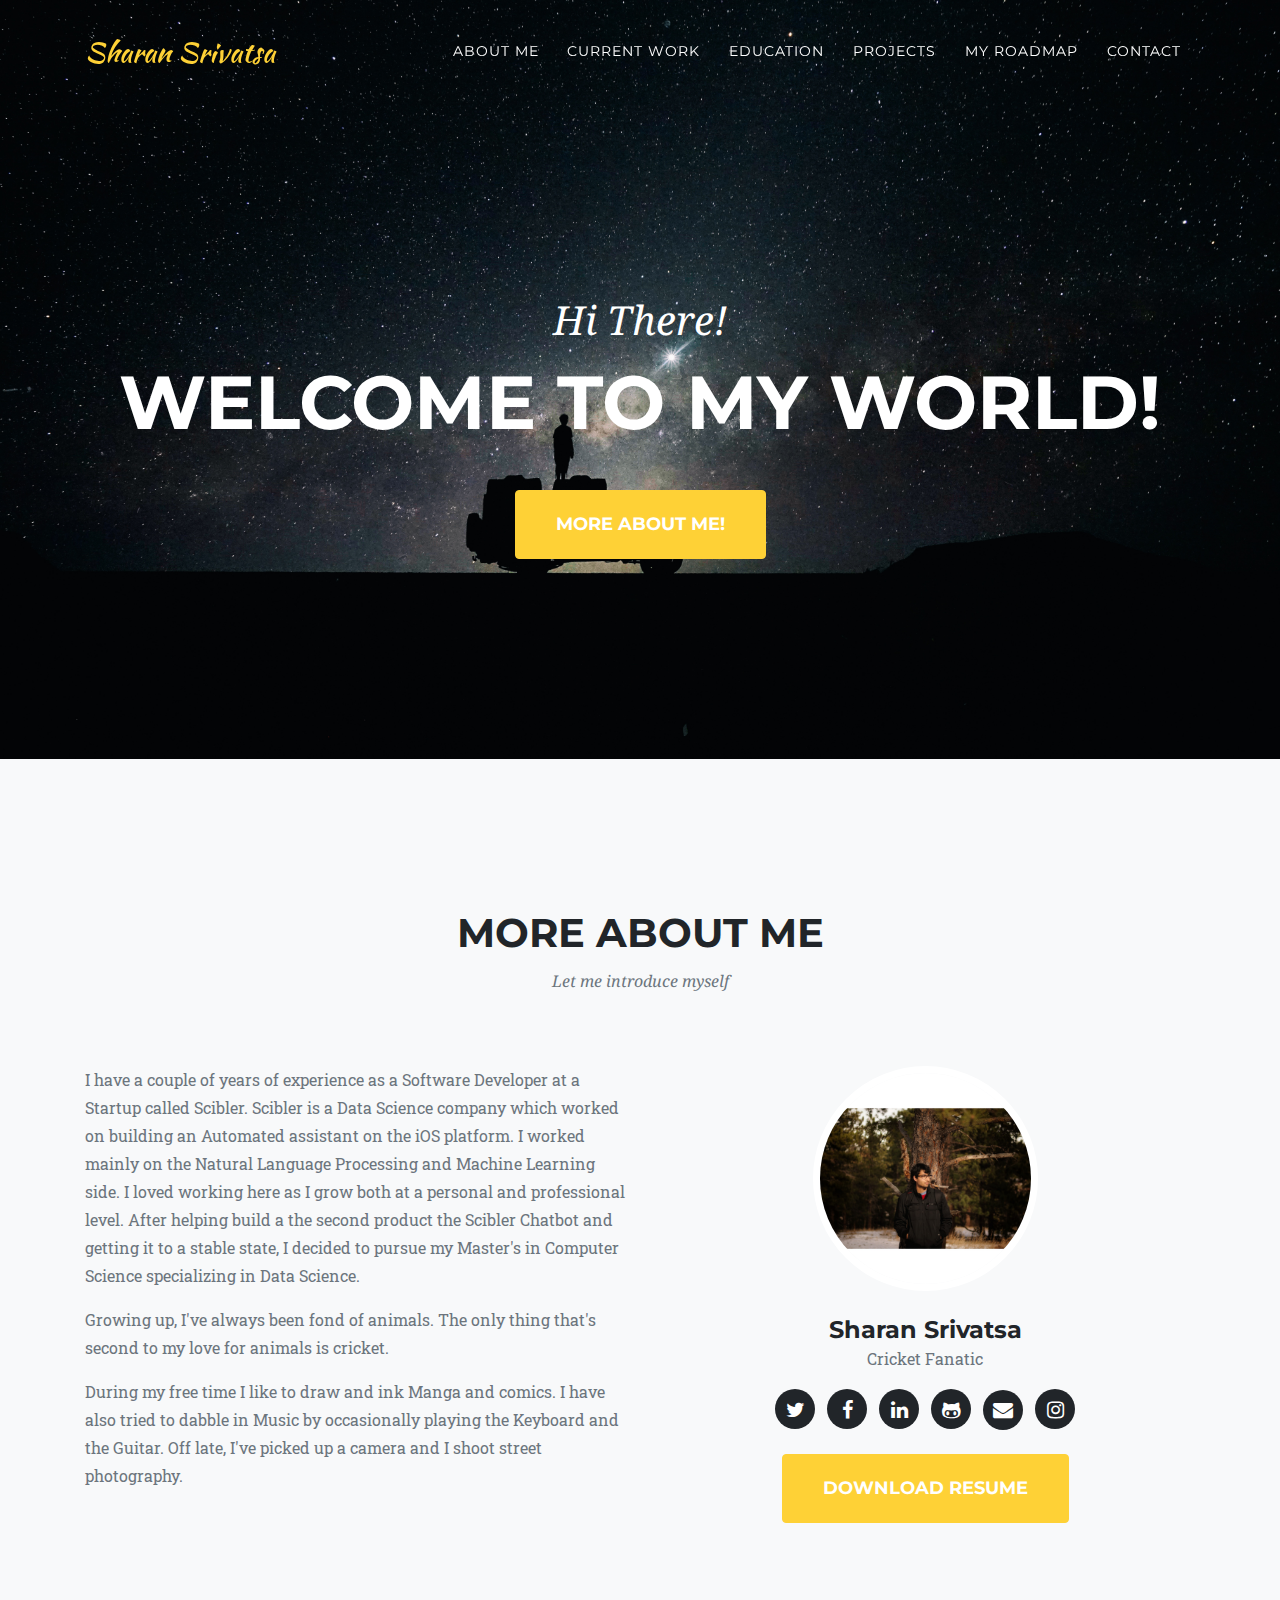
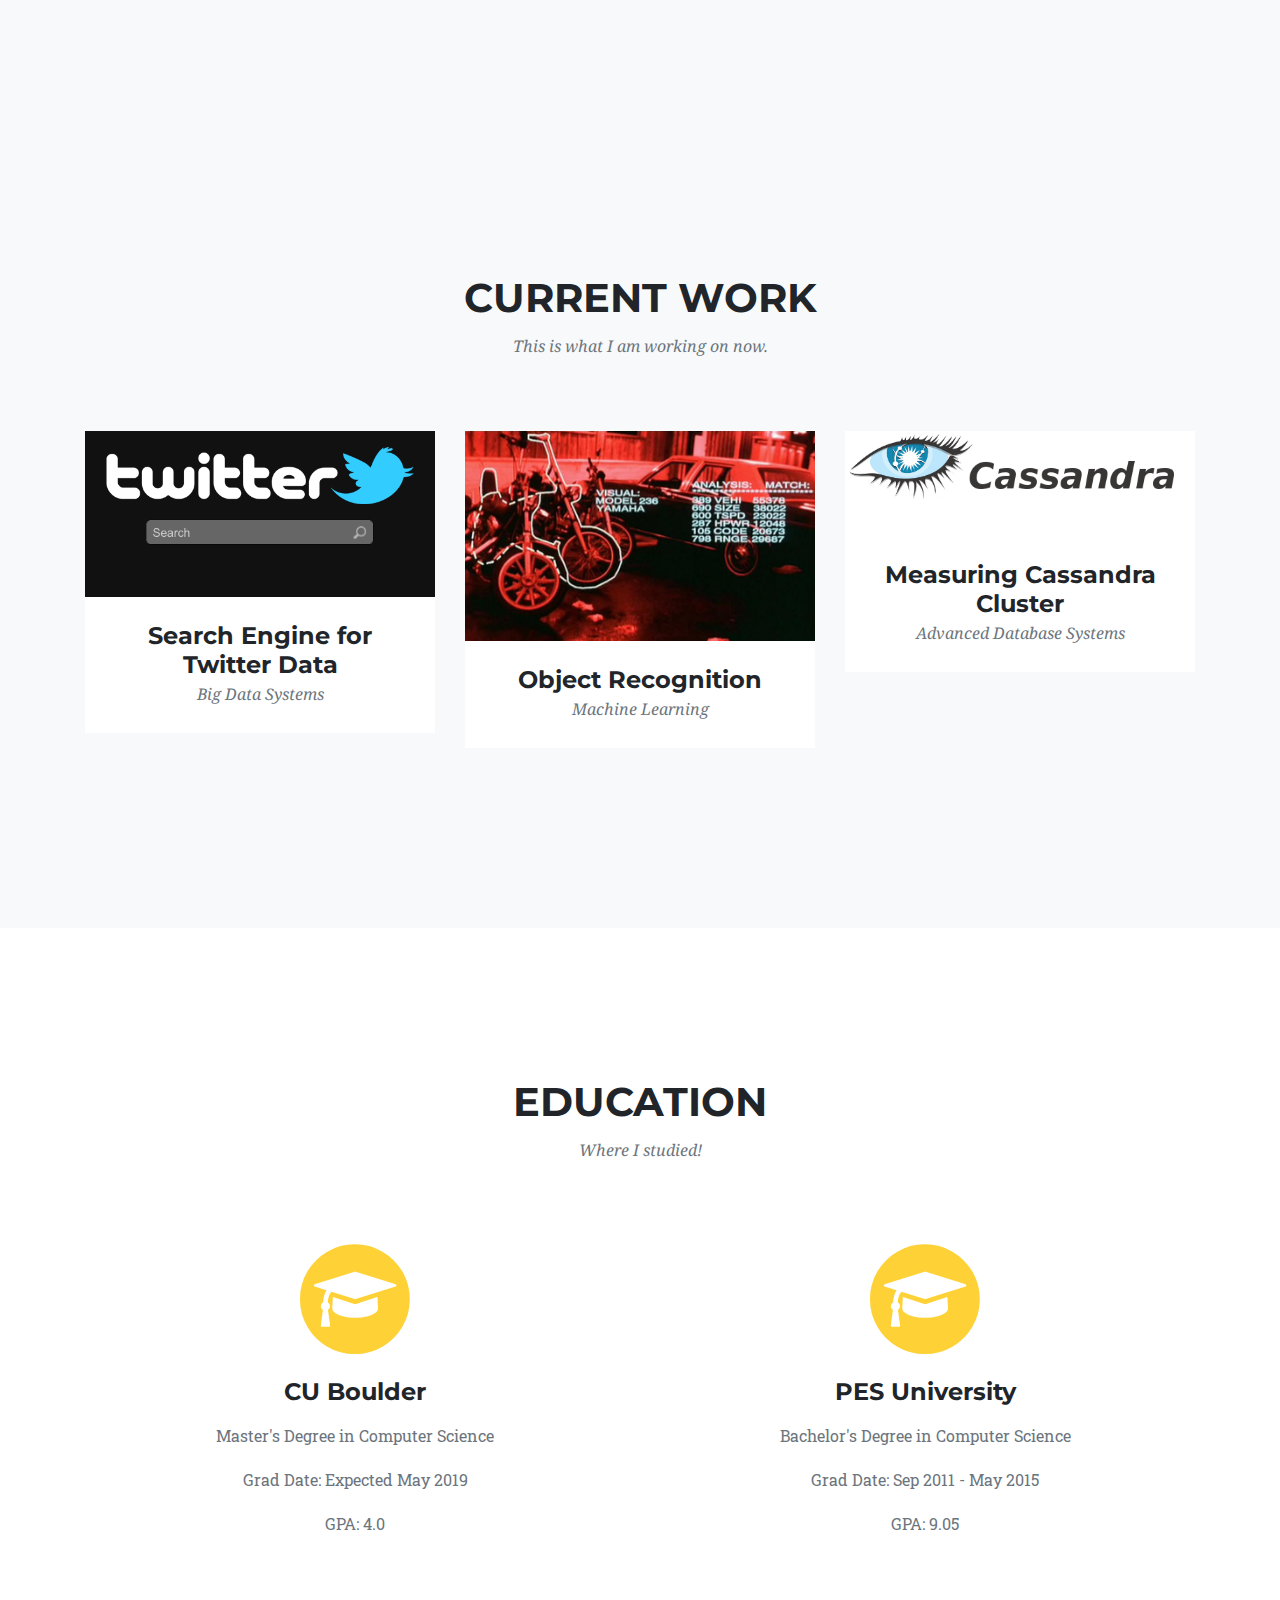
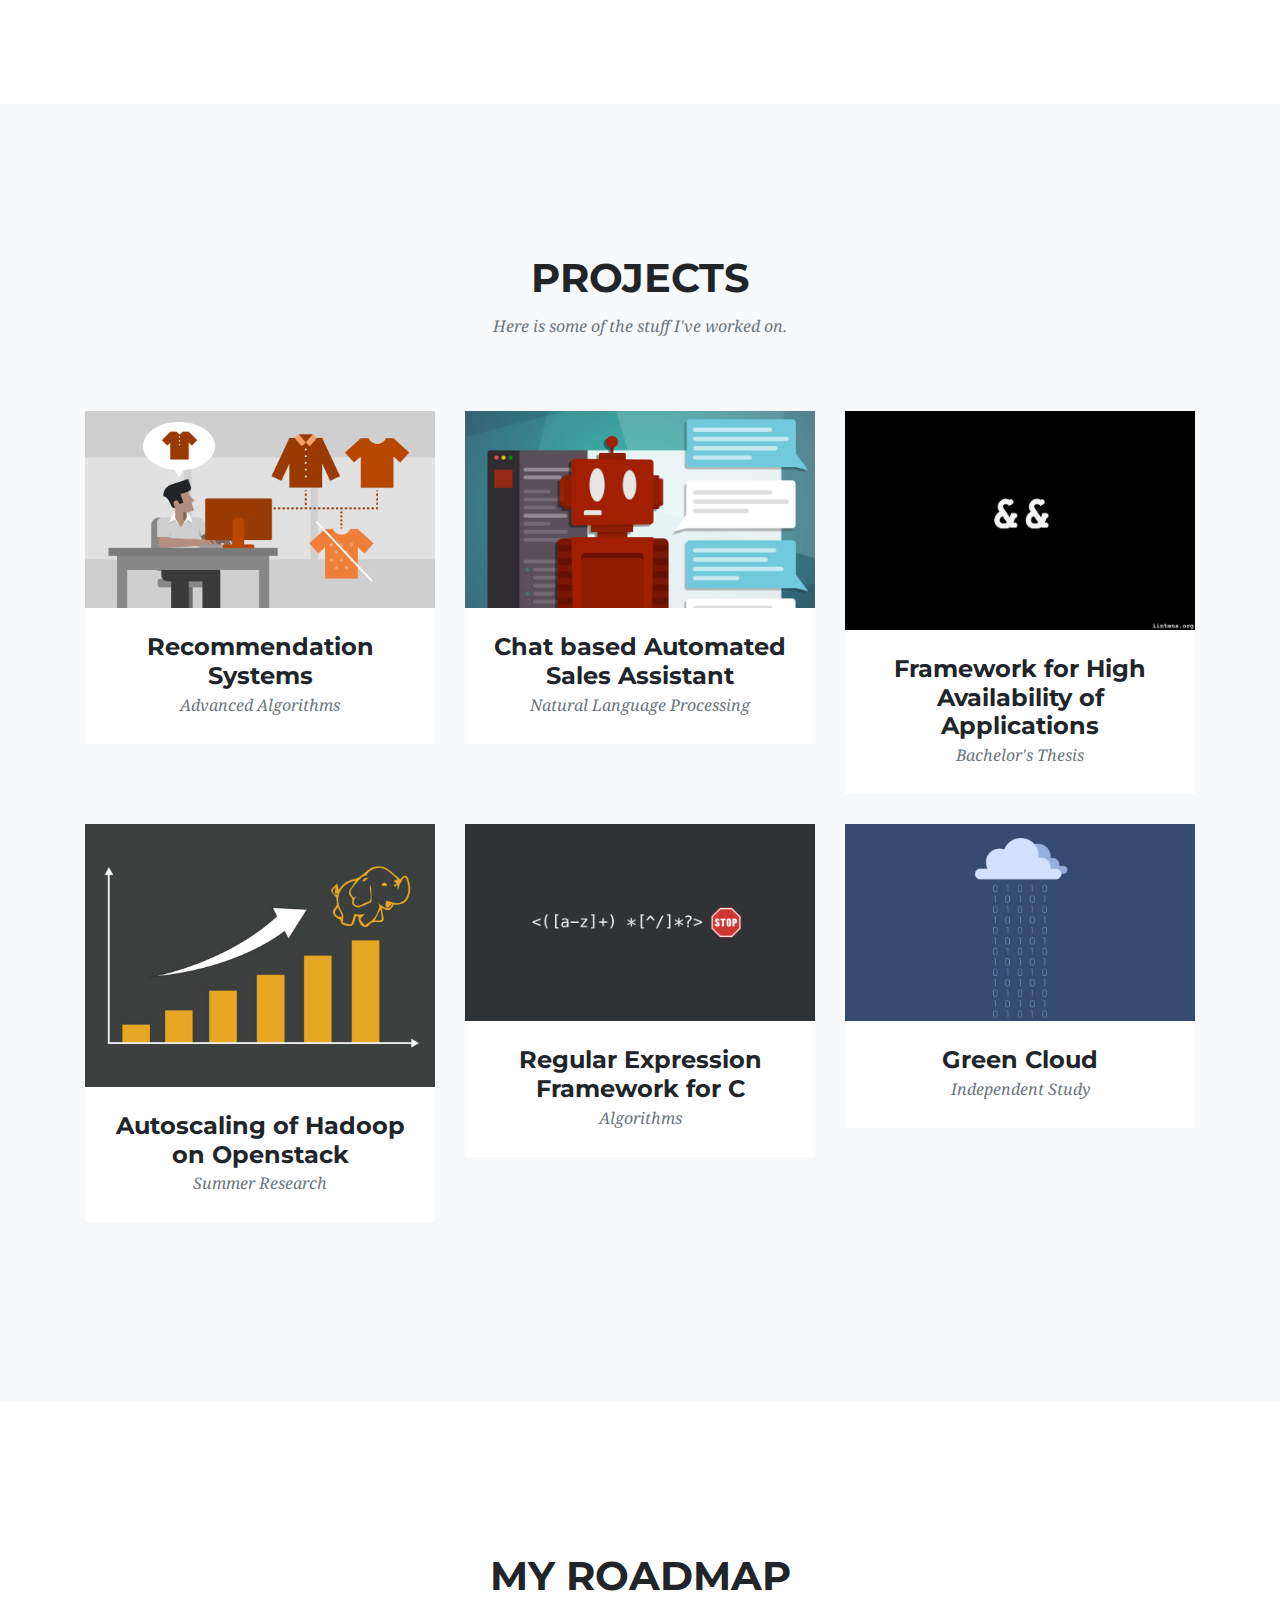
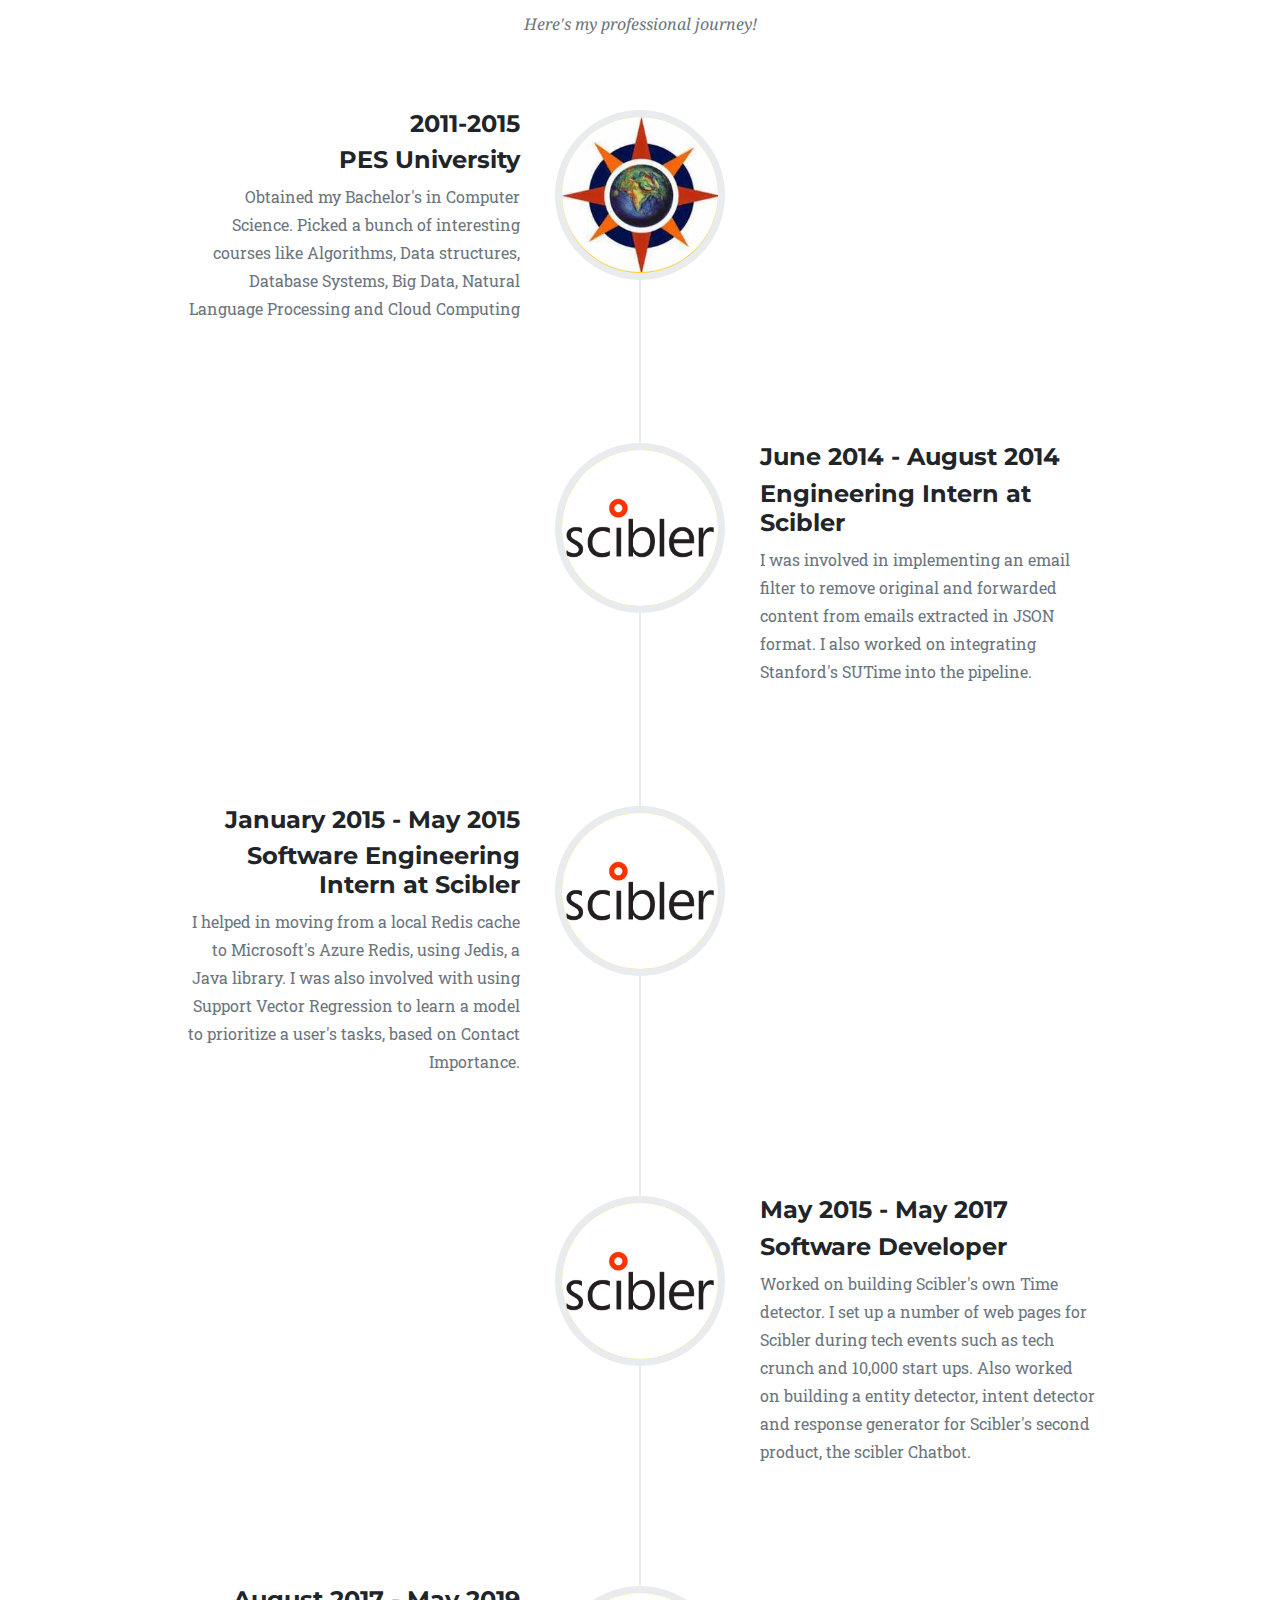
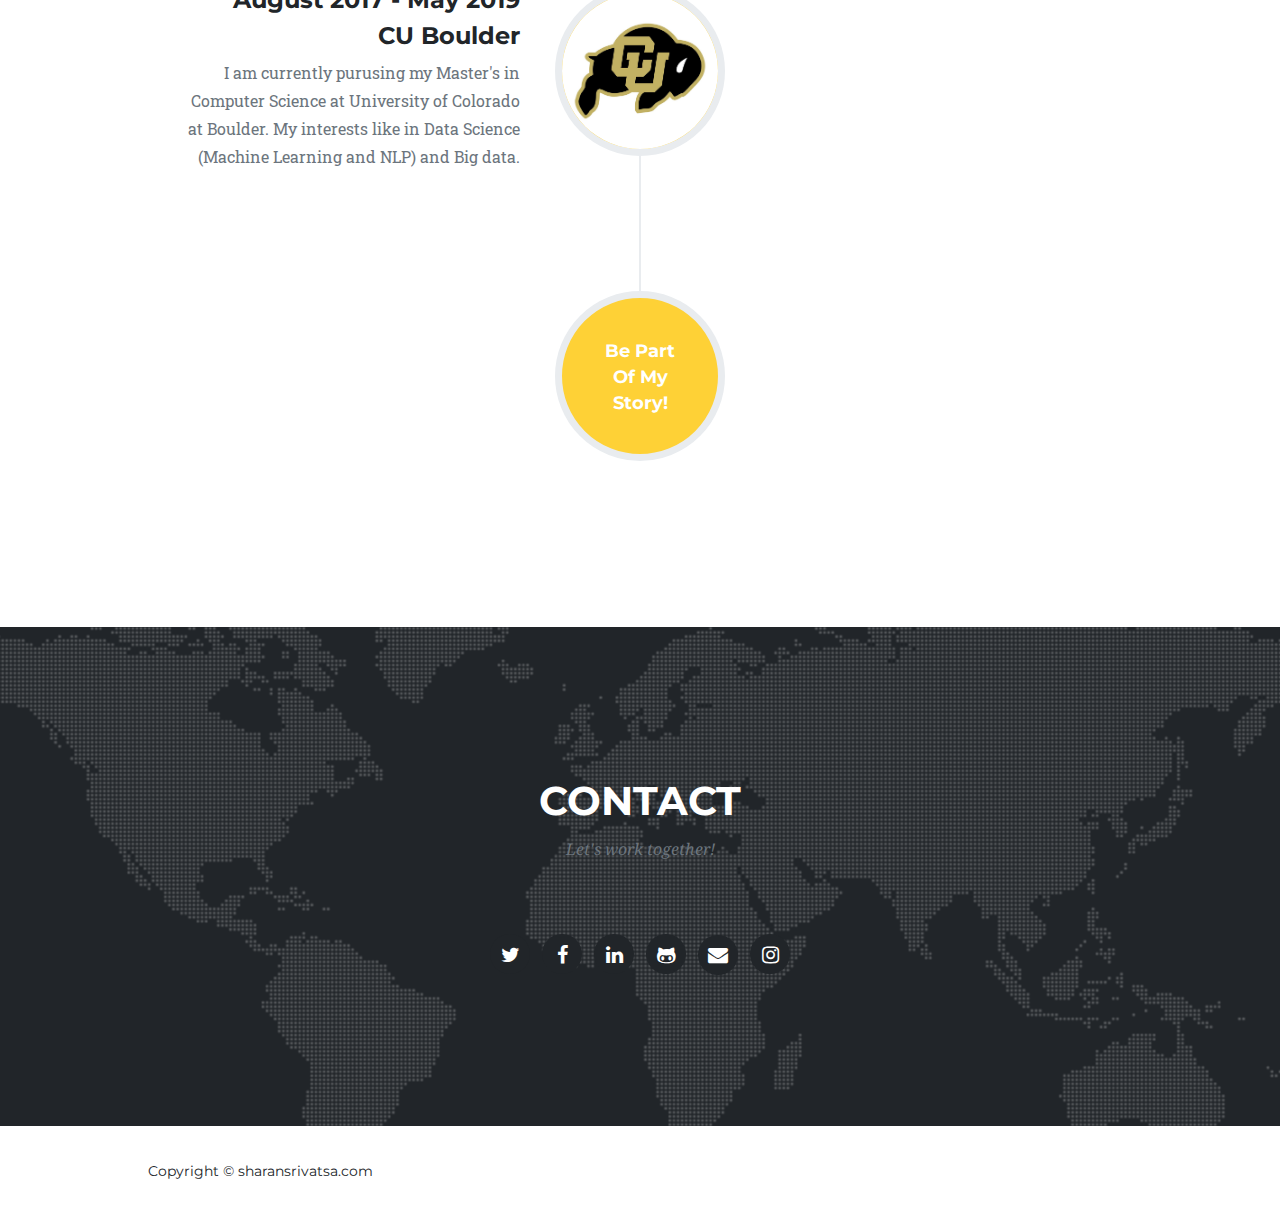
<file: My Webpage/Mine/Portfolio/index.html>
<!DOCTYPE html>
<html lang="en">

  <head>

    <meta charset="utf-8">
    <meta name="viewport" content="width=device-width, initial-scale=1, shrink-to-fit=no">
    <meta name="description" content="">
    <meta name="author" content="">

    <title>Sharan Srivatsa</title>

    <!-- Bootstrap core CSS -->
    <link href="vendor/bootstrap/css/bootstrap.min.css" rel="stylesheet">

    <!-- Custom fonts for this template -->
    <link href="vendor/font-awesome/css/font-awesome.min.css" rel="stylesheet" type="text/css">
    <link href="https://fonts.googleapis.com/css?family=Montserrat:400,700" rel="stylesheet" type="text/css">
    <link href='https://fonts.googleapis.com/css?family=Kaushan+Script' rel='stylesheet' type='text/css'>
    <link href='https://fonts.googleapis.com/css?family=Droid+Serif:400,700,400italic,700italic' rel='stylesheet' type='text/css'>
    <link href='https://fonts.googleapis.com/css?family=Roboto+Slab:400,100,300,700' rel='stylesheet' type='text/css'>

    <!-- Custom styles for this template -->
    <link href="css/agency.min.css" rel="stylesheet">

    <link rel="shortcut icon" href="img/logos/software-engineer.png" />


  </head>

  <body id="page-top">

    <!-- Navigation -->
    <nav class="navbar navbar-expand-lg navbar-dark fixed-top" id="mainNav">
      <div class="container">
        <a class="navbar-brand js-scroll-trigger" href="#page-top">Sharan Srivatsa</a>
        <button class="navbar-toggler navbar-toggler-right" type="button" data-toggle="collapse" data-target="#navbarResponsive" aria-controls="navbarResponsive" aria-expanded="false" aria-label="Toggle navigation">
          Menu
          <i class="fa fa-bars"></i>
        </button>
        <div class="collapse navbar-collapse" id="navbarResponsive">
          <ul class="navbar-nav text-uppercase ml-auto">            
            <li class="nav-item">
              <a class="nav-link js-scroll-trigger" href="#team">About Me</a>
            </li>            
            <li class="nav-item">
              <a class="nav-link js-scroll-trigger" href="#currentproject">Current Work</a>
            </li>                
            <li class="nav-item">
              <a class="nav-link js-scroll-trigger" href="#services">Education</a>
            </li>        
            <li class="nav-item">
              <a class="nav-link js-scroll-trigger" href="#portfolio">Projects</a>
            </li>
            <li class="nav-item">
              <a class="nav-link js-scroll-trigger" href="#about">My Roadmap</a>
            </li>
            <li class="nav-item">
              <a class="nav-link js-scroll-trigger" href="#contact">Contact</a>
            </li>
           <!-- <li class = "nav-item">
              <a class="nav-link js-scroll-trigger" href="docs/resume.pdf" download="resume.pdf">Resume
            </li> -->
          </ul>
        </div>
      </div>
    </nav>

    <!-- Header -->
    <header class="masthead">
      <div class="container">
        <div class="intro-text">
          <div class="intro-lead-in">Hi There!</div>
          <div class="intro-heading text-uppercase">Welcome to my World!</div>
          <a class="btn btn-primary btn-xl text-uppercase js-scroll-trigger" href="#team">More about me!</a>
        </div>
      </div>
    </header>

        <!-- Team -->
    <section class="bg-light" id="team">
      <div class="container">
        <div class="row">
          <div class="col-lg-12 text-center">
            <h2 class="section-heading text-uppercase">More about me</h2>
            <h3 class="section-subheading text-muted">Let me introduce myself</h3>
          </div>
        </div>
        <div class="row">
          <div class="col-sm-6">
              <p class="text-muted">I have a couple of years of experience as a Software Developer at a Startup called Scibler. Scibler is a Data Science company which worked on building an Automated assistant on the iOS platform. I worked mainly on the Natural Language Processing and Machine Learning side. I loved working here as I grow both at a personal and professional level. After helping build a the second product the Scibler Chatbot and getting it to a stable state, I decided to pursue my Master's in Computer Science specializing in Data Science. </p>

              <p class = "text-muted">Growing up, I've always been fond of animals. The only thing that's second to my love for animals is cricket.</p>

              <p class = "text-muted">During my free time I like to draw and ink Manga and comics. I have also tried to dabble in Music by occasionally  playing the Keyboard and the Guitar. Off late, I've picked up a camera and I shoot street photography.</p> 

              <!--<p class = "text-muted">Growing up, I've always been fond of animals. The only thing that's second to my love for animals is cricket.</p>  -->                         
          </div>
          <div class="col-sm-6">
            <div class="team-member">
              <img class="mx-auto rounded-circle" src="img/team/sharan.jpg" alt="">
              <h4>Sharan Srivatsa</h4>
              <p class="text-muted">Cricket Fanatic</p>
              <ul class="list-inline social-buttons">
                <li class="list-inline-item">
                  <a href="https://twitter.com/Sharans003">
                    <i class="fa fa-twitter"></i>
                  </a>
                </li>
                <li class="list-inline-item">
                  <a href="https://www.facebook.com/sharan03">
                    <i class="fa fa-facebook"></i>
                  </a>
                </li> 
                <li class="list-inline-item">
                  <a href="https://www.linkedin.com/in/sharansrivatsa/">
                    <i class="fa fa-linkedin"></i>
                  </a>
                </li>
                <li class="list-inline-item">
                  <a href="https://github.com/sharans003">
                    <i class="fa fa-github-alt"></i>
                  </a>
                </li> 
                <li class="list-inline-item">
                  <a href="mailto:sharans003@gmail.com?Subject=Hello from your website!"
                    <i class="fa fa-envelope"></i>
                  </a>
                </li> 
                <li class="list-inline-item">
                  <a href="https://www.instagram.com/sharansrivatsa/">
                    <i class="fa fa-instagram"></i>
                  </a>
                </li>                                                
              </ul>
              <br>
              <div>
                <a class="btn btn-primary btn-xl text-uppercase js-scroll-trigger" href="docs/resume.pdf" download="resume.pdf">Download Resume</a>              
              </div>                              
            </div>
          </div>
          <!--<div class="col-sm-4">
            <div class="team-member">
              <img class="mx-auto rounded-circle" src="img/team/3.jpg" alt="">
              <h4>Diana Pertersen</h4>
              <p class="text-muted">Lead Developer</p>
              <ul class="list-inline social-buttons">
                <li class="list-inline-item">
                  <a href="#">
                    <i class="fa fa-twitter"></i>
                  </a>
                </li>
                <li class="list-inline-item">
                  <a href="#">
                    <i class="fa fa-facebook"></i>
                  </a>
                </li>
                <li class="list-inline-item">
                  <a href="#">
                    <i class="fa fa-linkedin"></i>
                  </a>
                </li>
              </ul>
            </div>
          </div>-->
        </div>
        <div class="row">
          <div class="col-lg-8 mx-auto text-center">
            <!--<p class="large text-muted">Lorem ipsum dolor sit amet, consectetur adipisicing elit. Aut eaque, laboriosam veritatis, quos non quis ad perspiciatis, totam corporis ea, alias ut unde.</p>-->
          </div>
        </div>
      </div>
    </section>

    <!-- Projects Grid -->
    <section class="bg-light" id="currentproject">
      <div class="container">
        <div class="row">
          <div class="col-lg-12 text-center">
            <h2 class="section-heading text-uppercase">Current Work</h2>
            <h3 class="section-subheading text-muted">This is what I am working on now.</h3>
          </div>
        </div>
        <div class="row">
          <div class="col-md-4 col-sm-6 currentproject-item">
            <a class="currentproject-link" data-toggle="modal" href="#cwModal1">
              <div class="currentproject-hover">
                <div class="currentproject-hover-content">
                  <i class="fa fa-plus fa-3x"></i>
                </div>
              </div>
              <img class="img-fluid" src="img/portfolio/cw-proj1.gif" alt="">
            </a>
            <div class="currentproject-caption">
              <h4>Search Engine for Twitter Data</h4>
              <p class="text-muted">Big Data Systems</p>
            </div>
          </div>
          <div class="col-md-4 col-sm-6 currentproject-item">
            <a class="currentproject-link" data-toggle="modal" href="#cwModal2">
              <div class="currentproject-hover">
                <div class="currentproject-hover-content">
                  <i class="fa fa-plus fa-3x"></i>
                </div>
              </div>
              <img class="img-fluid" src="img/portfolio/cw-proj2.jpg" alt="">
            </a>
            <div class="currentproject-caption">
              <h4>Object Recognition</h4>
              <p class="text-muted">Machine Learning</p>
            </div>
          </div>
          <div class="col-md-4 col-sm-6 currentproject-item">
            <a class="currentproject-link" data-toggle="modal" href="#cwModal3">
              <div class="currentproject-hover">
                <div class="currentproject-hover-content">
                  <i class="fa fa-plus fa-3x"></i>
                </div>
              </div>
              <img class="img-fluid" src="img/portfolio/cw-proj3.png" alt="">
            </a>
            <div class="currentproject-caption">
              <h4>Measuring Cassandra Cluster</h4>
              <p class="text-muted">Advanced Database Systems</p>
            </div>
          </div>
    </section>


    <!-- Education -->
    <section id="services">
      <div class="container">
        <div class="row">
          <div class="col-lg-12 text-center">
            <h2 class="section-heading text-uppercase">Education</h2>
            <h3 class="section-subheading text-muted">Where I studied!</h3>
          </div>
        </div>
        <div class="row text-center">
          <div class="col-md-6">
            <span class="fa-stack fa-4x">
              <i class="fa fa-circle fa-stack-2x text-primary"></i>
              <i class="fa fas fa-graduation-cap fa-stack-1x fa-inverse"></i>
            </span>
            <h4 class="service-heading">CU Boulder</h4>
            <p class="text-muted">Master's Degree in Computer Science</p>
            <p class="text-muted">Grad Date: Expected May 2019</p>
            <p class="text-muted">GPA: 4.0</p>
          </div>
          <div class="col-md-6">
            <span class="fa-stack fa-4x">
              <i class="fa fa-circle fa-stack-2x text-primary"></i>
              <i class="fa fas fa-graduation-cap fa-stack-1x fa-inverse"></i>
            </span>
            <h4 class="service-heading">PES University</h4>
            <p class="text-muted">Bachelor's Degree in Computer Science</p>
            <p class="text-muted">Grad Date: Sep 2011 - May 2015</p>
            <p class="text-muted">GPA: 9.05</p>
          </div>
          <!--<div class="col-md-4">
            <span class="fa-stack fa-4x">
              <i class="fa fa-circle fa-stack-2x text-primary"></i>
              <i class="fa fa-lock fa-stack-1x fa-inverse"></i>
            </span>
            <h4 class="service-heading">Web Security</h4>
            <p class="text-muted">Lorem ipsum dolor sit amet, consectetur adipisicing elit. Minima maxime quam architecto quo inventore harum ex magni, dicta impedit.</p>
          </div>-->
        </div>
      </div>
    </section>

    <!-- Projects Grid -->
    <section class="bg-light" id="portfolio">
      <div class="container">
        <div class="row">
          <div class="col-lg-12 text-center">
            <h2 class="section-heading text-uppercase">Projects</h2>
            <h3 class="section-subheading text-muted">Here is some of the stuff I've worked on.</h3>
          </div>
        </div>
        <div class="row">
          <div class="col-md-4 col-sm-6 portfolio-item">
            <a class="portfolio-link" data-toggle="modal" href="#portfolioModal1">
              <div class="portfolio-hover">
                <div class="portfolio-hover-content">
                  <i class="fa fa-plus fa-3x"></i>
                </div>
              </div>
              <img class="img-fluid" src="img/portfolio/proj1.jpg" alt="">
            </a>
            <div class="portfolio-caption">
              <h4>Recommendation Systems</h4>
              <p class="text-muted">Advanced Algorithms</p>
            </div>
          </div>
          <div class="col-md-4 col-sm-6 portfolio-item">
            <a class="portfolio-link" data-toggle="modal" href="#portfolioModal2">
              <div class="portfolio-hover">
                <div class="portfolio-hover-content">
                  <i class="fa fa-plus fa-3x"></i>
                </div>
              </div>
              <img class="img-fluid" src="img/portfolio/proj2.jpg" alt="">
            </a>
            <div class="portfolio-caption">
              <h4>Chat based Automated Sales Assistant</h4>
              <p class="text-muted">Natural Language Processing</p>
            </div>
          </div>
          <div class="col-md-4 col-sm-6 portfolio-item">
            <a class="portfolio-link" data-toggle="modal" href="#portfolioModal3">
              <div class="portfolio-hover">
                <div class="portfolio-hover-content">
                  <i class="fa fa-plus fa-3x"></i>
                </div>
              </div>
              <img class="img-fluid" src="img/portfolio/proj3.jpg" alt="">
            </a>
            <div class="portfolio-caption">
              <h4>Framework for High Availability of Applications</h4>
              <p class="text-muted">Bachelor's Thesis</p>
            </div>
          </div>
          <div class="col-md-4 col-sm-6 portfolio-item">
            <a class="portfolio-link" data-toggle="modal" href="#portfolioModal4">
              <div class="portfolio-hover">
                <div class="portfolio-hover-content">
                  <i class="fa fa-plus fa-3x"></i>
                </div>
              </div>
              <img class="img-fluid" src="img/portfolio/proj4.jpeg" alt="">
            </a>
            <div class="portfolio-caption">
              <h4>Autoscaling of Hadoop on Openstack</h4>
              <p class="text-muted">Summer Research</p>
            </div>
          </div>
          <div class="col-md-4 col-sm-6 portfolio-item">
            <a class="portfolio-link" data-toggle="modal" href="#portfolioModal5">
              <div class="portfolio-hover">
                <div class="portfolio-hover-content">
                  <i class="fa fa-plus fa-3x"></i>
                </div>
              </div>
              <img class="img-fluid" src="img/portfolio/proj5.png" alt="">
            </a>
            <div class="portfolio-caption">
              <h4>Regular Expression Framework for C</h4>
              <p class="text-muted">Algorithms</p>
            </div>
          </div>
          <div class="col-md-4 col-sm-6 portfolio-item">
            <a class="portfolio-link" data-toggle="modal" href="#portfolioModal6">
              <div class="portfolio-hover">
                <div class="portfolio-hover-content">
                  <i class="fa fa-plus fa-3x"></i>
                </div>
              </div>
              <img class="img-fluid" src="img/portfolio/proj6.jpg" alt="">
            </a>
            <div class="portfolio-caption">
              <h4>Green Cloud</h4>
              <p class="text-muted">Independent Study</p>
            </div>
          </div>
        </div>
      </div>
    </section>

    <!-- Roadmap -->
    <section id="about">
      <div class="container">
        <div class="row">
          <div class="col-lg-12 text-center">
            <h2 class="section-heading text-uppercase">My Roadmap</h2>
            <h3 class="section-subheading text-muted">Here's my professional journey!</h3>
          </div>
        </div>
        <div class="row">
          <div class="col-lg-12">
            <ul class="timeline">
              <li>
                <div class="timeline-image">
                  <img class="rounded-circle img-fluid" src="img/about/1-pesit.jpg" alt="">
                </div>
                <div class="timeline-panel">
                  <div class="timeline-heading">
                    <h4>2011-2015</h4>
                    <h4 class="subheading">PES University</h4>
                  </div>
                  <div class="timeline-body">
                    <p class="text-muted">Obtained my Bachelor's in Computer Science. Picked a bunch of interesting courses like Algorithms, Data structures, Database Systems, Big Data, Natural Language Processing and Cloud Computing</p>
                  </div>
                </div>
              </li>
              <li class="timeline-inverted">
                <div class="timeline-image">
                  <img class="rounded-circle img-fluid" src="img/about/2-scibler.jpg" alt="">
                </div>
                <div class="timeline-panel">
                  <div class="timeline-heading">
                    <h4>June 2014 - August 2014</h4>
                    <h4 class="subheading">Engineering Intern at Scibler</h4>
                  </div>
                  <div class="timeline-body">
                    <p class="text-muted">I was involved in implementing an email filter to remove original and forwarded content from emails extracted in JSON format. I also worked on integrating Stanford's SUTime into the pipeline. 
                    </p>
                  </div>
                </div>
              </li>
              <li>
                <div class="timeline-image">
                  <img class="rounded-circle img-fluid" src="img/about/2-scibler.jpg" alt="">
                </div>
                <div class="timeline-panel">
                  <div class="timeline-heading">
                    <h4>January 2015 - May 2015</h4>
                    <h4 class="subheading">Software Engineering Intern at Scibler</h4>
                  </div>
                  <div class="timeline-body">
                    <p class="text-muted">I helped in moving from a local Redis cache to Microsoft's Azure Redis, using Jedis, a Java library. I was also involved with using Support Vector Regression to learn a model to prioritize a user's tasks, based on Contact Importance.</p>
                  </div>
                </div>
              </li>
              <li class="timeline-inverted">
                <div class="timeline-image">
                  <img class="rounded-circle img-fluid" src="img/about/2-scibler.jpg" alt="">
                </div>
                <div class="timeline-panel">
                  <div class="timeline-heading">
                    <h4>May 2015 - May 2017</h4>
                    <h4 class="subheading">Software Developer</h4>
                  </div>
                  <div class="timeline-body">
                    <p class="text-muted">Worked on building Scibler's own Time detector. I set up a number of web pages for Scibler during tech events such as tech crunch and 10,000 start ups. Also worked on building a entity detector, intent detector and response generator for Scibler's second product, the scibler Chatbot.</p>
                  </div>
                </div>
              </li>
              <li>
                <div class="timeline-image">
                  <img class="rounded-circle img-fluid" src="img/about/4-cu.jpg" alt="">
                </div>
                <div class="timeline-panel">
                  <div class="timeline-heading">
                    <h4>August 2017 - May 2019</h4>
                    <h4 class="subheading">CU Boulder</h4>
                  </div>
                  <div class="timeline-body">
                    <p class="text-muted">I am currently purusing my Master's in Computer Science at University of Colorado at Boulder. My interests like in Data Science (Machine Learning and NLP) and Big data.</p>
                  </div>
                </div>
              </li>              
              <li class="timeline-inverted">
                <div class="timeline-image">
                  <h4>Be Part
                    <br>Of My
                    <br>Story!</h4>
                </div>
              </li>
            </ul>
          </div>
        </div>
      </div>
    </section>



    <!-- Clients -->
    <!--
    <section class="py-5">
      <div class="container">
        <div class="row">
          <div class="col-md-3 col-sm-6">
            <a href="#">
              <img class="img-fluid d-block mx-auto" src="img/logos/envato.jpg" alt="">
            </a>
          </div>
          <div class="col-md-3 col-sm-6">
            <a href="#">
              <img class="img-fluid d-block mx-auto" src="img/logos/designmodo.jpg" alt="">
            </a>
          </div>
          <div class="col-md-3 col-sm-6">
            <a href="#">
              <img class="img-fluid d-block mx-auto" src="img/logos/themeforest.jpg" alt="">
            </a>
          </div>
          <div class="col-md-3 col-sm-6">
            <a href="#">
              <img class="img-fluid d-block mx-auto" src="img/logos/creative-market.jpg" alt="">
            </a>
          </div>
        </div>
      </div>
    </section>
    -->
    <!-- Contact -->
    <section id="contact">
      <div class="container">
        <div class="row">
          <div class="col-lg-12 text-center">
            <h2 class="section-heading text-uppercase">Contact</h2>
            <h3 class="section-subheading text-muted">Let's work together!</h3>
              <ul class="list-inline social-buttons">
                <li class="list-inline-item">
                  <a href="https://twitter.com/Sharans003">
                    <i class="fa fa-twitter"></i>
                  </a>
                </li>
                <li class="list-inline-item">
                  <a href="https://www.facebook.com/sharan03">
                    <i class="fa fa-facebook"></i>
                  </a>
                </li> 
                <li class="list-inline-item">
                  <a href="https://www.linkedin.com/in/sharansrivatsa/">
                    <i class="fa fa-linkedin"></i>
                  </a>
                </li>
                <li class="list-inline-item">
                  <a href="https://github.com/sharans003">
                    <i class="fa fa-github-alt"></i>
                  </a>
                </li> 
                <li class="list-inline-item">
                  <a href="mailto:sharans003@gmail.com?Subject=Hello from your website!"
                    <i class="fa fa-envelope"></i>
                  </a>
                </li>  
                <li class="list-inline-item">
                  <a href="https://www.instagram.com/sharansrivatsa/">
                    <i class="fa fa-instagram"></i>
                  </a>
                </li>                                                
              </ul>            
          </div>
        </div>
        <div class="row">
          <div class="col-lg-12">
            <!--
            <form id="contactForm" name="sentMessage" novalidate>
              <div class="row">
                <div class="col-md-6">
                  <div class="form-group">
                    <input class="form-control" id="name" type="text" placeholder="Your Name *" required data-validation-required-message="Please enter your name.">
                    <p class="help-block text-danger"></p>
                  </div>
                  <div class="form-group">
                    <input class="form-control" id="email" type="email" placeholder="Your Email *" required data-validation-required-message="Please enter your email address.">
                    <p class="help-block text-danger"></p>
                  </div>
                  <div class="form-group">
                    <input class="form-control" id="phone" type="tel" placeholder="Your Phone *" required data-validation-required-message="Please enter your phone number.">
                    <p class="help-block text-danger"></p>
                  </div>
                </div>
                <div class="col-md-6">
                  <div class="form-group">
                    <textarea class="form-control" id="message" placeholder="Your Message *" required data-validation-required-message="Please enter a message."></textarea>
                    <p class="help-block text-danger"></p>
                  </div>
                </div>
                <div class="clearfix"></div>
                <div class="col-lg-12 text-center">
                  <div id="success"></div>
                  <button id="sendMessageButton" class="btn btn-primary btn-xl text-uppercase" type="submit">Send Message</button>
                </div>
              </div>
            </form>
          -->          
          </div>
        </div>
      </div>
    </section>

    <!-- Footer -->
    <footer>
      <div class="container">
        <div class="row">
          <div class="col-md-4">
            <span class="copyright">Copyright &copy; sharansrivatsa.com </span>
          </div>
          <div class="col-md-4">
            <!--<ul class="list-inline social-buttons">
              <li class="list-inline-item">
                <a href="#">
                  <i class="fa fa-twitter"></i>
                </a>
              </li>
              <li class="list-inline-item">
                <a href="#">
                  <i class="fa fa-facebook"></i>
                </a>
              </li>
              <li class="list-inline-item">
                <a href="#">
                  <i class="fa fa-linkedin"></i>
                </a>
              </li>
            </ul>
          </div> -->
          <div class="col-md-4">
            <!--<ul class="list-inline quicklinks">
              <li class="list-inline-item">
                <a href="#">Privacy Policy</a>
              </li>
              <li class="list-inline-item">
                <a href="#">Terms of Use</a>
              </li>
            </ul> -->
          </div>
        </div>
      </div>
    </footer>

    <!-- Portfolio Modals -->

    <!-- Modal 1 -->
    <div class="portfolio-modal modal fade" id="portfolioModal1" tabindex="-1" role="dialog" aria-hidden="true">
      <div class="modal-dialog">
        <div class="modal-content">
          <div class="close-modal" data-dismiss="modal">
            <div class="lr">
              <div class="rl"></div>
            </div>
          </div>
          <div class="container">
            <div class="row">
              <div class="col-lg-8 mx-auto">
                <div class="modal-body">
                  <!-- Project Details Go Here -->
                  <h2 class="text-uppercase">Comparative study of Statistical and Graph Based Recommendation Systems</h2>
                  <p class="item-intro text-muted">August 2017 - December 2017</p>
                  <!--<img class="img-fluid d-block mx-auto" src="img/portfolio/01-full.jpg" alt="">-->
                  <ul class = "list-inline">
                     <li>The project is aimed at understanding various recommendation systems currently available - both machine learning based and graph based so as to identify use cases for each kind of system. </li>
                    <li>We investigate statistical recommendation techniques based on collaborative filtering(user and item based). The addition of content and context is also evaluated through Bayesian models with algorithms like Probabilistic Matrix Factorization. </li>
                    <li>We aim to fabricate a graph based recommendation system for movie data based on motivation from social networks. </li>

                  </ul>
                  <button class="btn btn-primary" data-dismiss="modal" type="button">
                    <i class="fa fa-times"></i>
                    Close Project</button>
                </div>
              </div>
            </div>
          </div>
        </div>
      </div>
    </div>

    <!-- Modal 2 -->
    <div class="portfolio-modal modal fade" id="portfolioModal2" tabindex="-1" role="dialog" aria-hidden="true">
      <div class="modal-dialog">
        <div class="modal-content">
          <div class="close-modal" data-dismiss="modal">
            <div class="lr">
              <div class="rl"></div>
            </div>
          </div>
          <div class="container">
            <div class="row">
              <div class="col-lg-8 mx-auto">
                <div class="modal-body">
                  <!-- Project Details Go Here -->
                  <h2 class="text-uppercase">Chat based Automated Sales Assistant</h2>
                  <p class="item-intro text-muted">April 2015</p>
                  <!--<img class="img-fluid d-block mx-auto" src="img/portfolio/02-full.jpg" alt=""> -->
                  <ul class = "list-inline">
                     <li>Used Python to design a chatbot to understand and answer natural language queries about mobile phones. </li>
                    <li> The project involved  building a  Named Entity  Recognizer using  the Hidden Markov Model. A  Relationship  Entity  Extractor was build using the Viterbi algorithm and finally a natural language response generator which converted the resultant query into natural text.</li>                    
                  </ul>
                  <button class="btn btn-primary" data-dismiss="modal" type="button">
                    <i class="fa fa-times"></i>
                    Close Project</button>
                </div>
              </div>
            </div>
          </div>
        </div>
      </div>
    </div>

    <!-- Modal 3 -->
    <div class="portfolio-modal modal fade" id="portfolioModal3" tabindex="-1" role="dialog" aria-hidden="true">
      <div class="modal-dialog">
        <div class="modal-content">
          <div class="close-modal" data-dismiss="modal">
            <div class="lr">
              <div class="rl"></div>
            </div>
          </div>
          <div class="container">
            <div class="row">
              <div class="col-lg-8 mx-auto">
                <div class="modal-body">
                  <!-- Project Details Go Here -->
                  <h2 class="text-uppercase">Framework for High Availability of Applications</h2>
                  <p class="item-intro text-muted">April 2015</p>
                  <ul class = "list-inline">
                     <li>Developed a framework on top of which applications could be written with assured availability and stateful restart so that it can run without any visible interruptions.</li>
                    <li> Minimum downtime, heartbeating mechanism and stateful restarts were some of the key aspects of what the project handled.</li>                    
                    <li>This framework was written in C and built in the Unix Environment. POSIX Compliance was assured as much as possible.</li>
                  </ul>
                  <button class="btn btn-primary" data-dismiss="modal" type="button">
                    <i class="fa fa-times"></i>
                    Close Project</button>
                </div>
              </div>
            </div>
          </div>
        </div>
      </div>
    </div>

    <!-- Modal 4 -->
    <div class="portfolio-modal modal fade" id="portfolioModal4" tabindex="-1" role="dialog" aria-hidden="true">
      <div class="modal-dialog">
        <div class="modal-content">
          <div class="close-modal" data-dismiss="modal">
            <div class="lr">
              <div class="rl"></div>
            </div>
          </div>
          <div class="container">
            <div class="row">
              <div class="col-lg-8 mx-auto">
                <div class="modal-body">
                  <!-- Project Details Go Here -->
                  <h2 class="text-uppercase">Hadoop on Openstack</h2>
                  <p class="item-intro text-muted">April 2013</p>                  
                  <ul class = "list-inline">
                     <li>Led a team of fifteen members on a project which involved autoscaling of Hadoop nodes in an Openstack environment based on the number of pending Hadoop map and reduce tasks</li>
                  </ul>
                  <button class="btn btn-primary" data-dismiss="modal" type="button">
                    <i class="fa fa-times"></i>
                    Close Project</button>
                </div>
              </div>
            </div>
          </div>
        </div>
      </div>
    </div>

    <!-- Modal 5 -->
    <div class="portfolio-modal modal fade" id="portfolioModal5" tabindex="-1" role="dialog" aria-hidden="true">
      <div class="modal-dialog">
        <div class="modal-content">
          <div class="close-modal" data-dismiss="modal">
            <div class="lr">
              <div class="rl"></div>
            </div>
          </div>
          <div class="container">
            <div class="row">
              <div class="col-lg-8 mx-auto">
                <div class="modal-body">
                  <!-- Project Details Go Here -->
                  <h2 class="text-uppercase">Regex Comparison Engine</h2>
                  <p class="item-intro text-muted">April 2013</p>                  
                  <ul class = "list-inline">
                     <li>This tool aimed to compare two regular expressions and decide if they generate the same language. It took two regular expressions as input, built their respective parse trees, built the non-deterministic finite automata, converted them to deterministic finite automata, minimised and checked them for equivalency as the final step. My role specifically involved building the parse trees and the NFAs.</li>
                  </ul>
                  <button class="btn btn-primary" data-dismiss="modal" type="button">
                    <i class="fa fa-times"></i>
                    Close Project</button>
                </div>
              </div>
            </div>
          </div>
        </div>
      </div>
    </div>

    <!-- Modal 6 -->
    <div class="portfolio-modal modal fade" id="portfolioModal6" tabindex="-1" role="dialog" aria-hidden="true">
      <div class="modal-dialog">
        <div class="modal-content">
          <div class="close-modal" data-dismiss="modal">
            <div class="lr">
              <div class="rl"></div>
            </div>
          </div>
          <div class="container">
            <div class="row">
              <div class="col-lg-8 mx-auto">
                <div class="modal-body">
                  <!-- Project Details Go Here -->
                  <h2 class="text-uppercase">Green Cloud</h2>
                  <p class="item-intro text-muted">August 2014</p>
                  <!--<img class="img-fluid d-block mx-auto" src="img/portfolio/06-full.jpg" alt="">-->
                  <p>The objective of the project was to minimise the energy consumed by the Swift architecture by controlling the writes into the replicas that are present for fault tolerance.</p>
                  <button class="btn btn-primary" data-dismiss="modal" type="button">
                    <i class="fa fa-times"></i>
                    Close Project</button>
                </div>
              </div>
            </div>
          </div>
        </div>
      </div>
    </div>

    <!-- Current Work Modals -->

    <!-- Modal 1 -->
    <div class="portfolio-modal modal fade" id="cwModal1" tabindex="-1" role="dialog" aria-hidden="true">
      <div class="modal-dialog">
        <div class="modal-content">
          <div class="close-modal" data-dismiss="modal">
            <div class="lr">
              <div class="rl"></div>
            </div>
          </div>
          <div class="container">
            <div class="row">
              <div class="col-lg-8 mx-auto">
                <div class="modal-body">
                  <!-- Project Details Go Here -->
                  <h2 class="text-uppercase">Search Engines</h2>
                  <p class="item-intro text-muted">March 2018 - Present</p>
                  <!--<img class="img-fluid d-block mx-auto" src="img/portfolio/01-full.jpg" alt="">-->                  
                  <ul class = "list-inline">
                     <li>The project aims at building a search engine for twitter data. The objective is to convert Natural Language Queries entered by users to Cassandra queries, which result in top tweets for the query presented.</li>
                    <li>The search and data framework are setup on Amazon Web Services(AWS) and results are displayed on a web framework. </li>
                    <li>Accuracy and Performance measures will be measured by benchmarking against the Twitter API.</li>

                  </ul>
                  <button class="btn btn-primary" data-dismiss="modal" type="button">
                    <i class="fa fa-times"></i>
                    Close Project</button>
                </div>
              </div>
            </div>
          </div>
        </div>
      </div>
    </div> 

    <!-- Modal 2 -->
    <div class="portfolio-modal modal fade" id="cwModal2" tabindex="-1" role="dialog" aria-hidden="true">
      <div class="modal-dialog">
        <div class="modal-content">
          <div class="close-modal" data-dismiss="modal">
            <div class="lr">
              <div class="rl"></div>
            </div>
          </div>
          <div class="container">
            <div class="row">
              <div class="col-lg-8 mx-auto">
                <div class="modal-body">
                  <!-- Project Details Go Here -->
                  <h2 class="text-uppercase">Object Recognition</h2>
                  <p class="item-intro text-muted">March 2018 - Present</p>
                  <!--<img class="img-fluid d-block mx-auto" src="img/portfolio/01-full.jpg" alt="">-->
                  <ul class = "list-inline">
                     <li>The aim of the project is to use CNNs and other deep learning models to recognize different objects in images with the aim of image summarization.</li>
                    <li> As a future enhancement we intend to implement parts of Stanford's Visual QA system. </li>
                  </ul>
                  <button class="btn btn-primary" data-dismiss="modal" type="button">
                    <i class="fa fa-times"></i>
                    Close Project</button>
                </div>
              </div>
            </div>
          </div>
        </div>
      </div>
    </div> 

    <!-- Modal 3 -->
    <div class="portfolio-modal modal fade" id="cwModal3" tabindex="-1" role="dialog" aria-hidden="true">
      <div class="modal-dialog">
        <div class="modal-content">
          <div class="close-modal" data-dismiss="modal">
            <div class="lr">
              <div class="rl"></div>
            </div>
          </div>
          <div class="container">
            <div class="row">
              <div class="col-lg-8 mx-auto">
                <div class="modal-body">
                  <!-- Project Details Go Here -->
                  <h2 class="text-uppercase">Measuring a Cassandra Cluster</h2>
                  <p class="item-intro text-muted">March 2018 - Present</p>
                  <!--<img class="img-fluid d-block mx-auto" src="img/portfolio/01-full.jpg" alt="">-->
                  <ul class = "list-inline">
                     <li>This project focuses on measurements across a Cassandra cluster for various topologies. 
                      We are particularly interested in measurements of latency and clock skew. The topologies consist of different arrangements of VMs, containers and physical hosts. </li>
                  </ul>
                  <button class="btn btn-primary" data-dismiss="modal" type="button">
                    <i class="fa fa-times"></i>
                    Close Project</button>
                </div>
              </div>
            </div>
          </div>
        </div>
      </div>
    </div>            

    <!-- Bootstrap core JavaScript -->
    <script src="vendor/jquery/jquery.min.js"></script>
    <script src="vendor/bootstrap/js/bootstrap.bundle.min.js"></script>

    <!-- Plugin JavaScript -->
    <script src="vendor/jquery-easing/jquery.easing.min.js"></script>

    <!-- Contact form JavaScript -->
    <script src="js/jqBootstrapValidation.js"></script>
    <script src="js/contact_me.js"></script>

    <!-- Custom scripts for this template -->
    <script src="js/agency.min.js"></script>

  </body>

</html>
</file>
<file: My Webpage/devportfolio-master/css/styles.css>
/*!
    Title: Dev Portfolio Template
    Version: 1.2.1
    Last Change: 08/28/2017
    Author: Ryan Fitzgerald
    Repo: https://github.com/RyanFitzgerald/devportfolio-template
    Issues: https://github.com/RyanFitzgerald/devportfolio-template/issues

    Description: This file contains all the styles associated with the page
    that don't come from third party libraries. This file gets compiled using
    Gulp and send to the /css folder which is then loaded on the page.
*/body{font-family:'Lato', sans-serif;font-size:16px}body.active{overflow:hidden;z-index:-1}.no-js #experience-timeline>div{background:#fff;padding:10px;margin-bottom:10px;border:1px solid #dcd9d9}.no-js #experience-timeline>div h3{font-size:1.5em;font-weight:300;color:#374054;display:inline-block;margin:0}.no-js #experience-timeline>div h4{font-size:1.2em;font-weight:300;color:#7e8890;margin:0 0 15px 0}.no-js #experience-timeline>div p{color:#74808a;font-size:0.9em;margin:0}.no-js #experience-timeline:before,.no-js #experience-timeline:after{content:none}@keyframes dropHeader{0%{transform:translateY(-100%)}100%{transform:translateY(0)}}header{position:absolute;top:0;left:0;right:0;text-align:center;z-index:10;animation-name:dropHeader;animation-iteration-count:1;animation-timing-function:ease;animation-duration:0.75s}header ul{display:inline-block;background:#fff;text-align:center;padding:10px;margin:0;border-bottom-right-radius:4px;border-bottom-left-radius:4px}header li{display:inline-block}header a{display:block;color:#3498db;padding:10px}header a:hover{color:#217dbb;text-decoration:none;background:#eee;border-radius:4px}header a:focus{color:#3498db;text-decoration:none}header.active{display:block}header.sticky{position:fixed;z-index:999}#menu.active{display:block}#mobile-menu-open{display:none;cursor:pointer;position:fixed;right:15px;top:10px;color:#3498db;font-size:1.5em;z-index:20;padding:0 7px;border-radius:4px;background:#fff}#mobile-menu-close{display:none;text-align:right;width:100%;background:#fff;font-size:1.5em;padding-right:15px;padding-top:10px;cursor:pointer;color:#3498db}#mobile-menu-close span{font-size:0.5em;text-transform:uppercase}#mobile-menu-close i{vertical-align:middle}footer{padding:50px 0}.copyright{padding-top:20px}.copyright p{margin:0;color:#74808a}.top{text-align:center}.top span{cursor:pointer;display:block;margin:15px auto 0 auto;width:35px;height:35px;border-radius:50%;border:3px solid #b9bfc4;text-align:center}.top i{color:#74808a}.social{text-align:right}.social ul{margin:5px 0 0 0;padding:0}.social li{display:inline-block;font-size:1.25em;list-style:none}.social a{display:block;color:#74808a;padding:10px}.social a:hover{color:#3498db}.btn-rounded-white{display:inline-block;color:#fff;padding:15px 25px;border:3px solid #fff;border-radius:30px;transition:.5s ease all}.btn-rounded-white:hover{color:#3498db;background:#fff;text-decoration:none}.shadow{box-shadow:0 1px 3px rgba(0,0,0,0.12),0 1px 2px rgba(0,0,0,0.24)}.shadow-large{box-shadow:0 3px 6px rgba(0,0,0,0.08),0 3px 6px rgba(0,0,0,0.15)}.heading{position:relative;display:inline-block;font-size:2em;font-weight:300;margin:0 0 30px 0}.heading:after{position:absolute;content:'';top:100%;height:1px;width:50px;left:0;right:0;margin:0 auto;background:#3498db}.background-alt{background:#f2f2f5}#lead{position:relative;height:100vh;min-height:500px;max-height:1080px;background:url(../images/lead-bg.jpg);background-size:cover;padding:15px;overflow:hidden}#lead-content{position:absolute;z-index:10;top:50%;left:50%;transform:translate(-50%, -50%);text-align:center}#lead-content h1,#lead-content h2{margin:0}#lead-content h1{color:#fff;font-weight:900;font-size:5em;text-transform:uppercase;letter-spacing:0.05em;line-height:0.9em}#lead-content h2{color:#a0cfee;font-weight:500;font-size:2.25em;margin-bottom:15px}#lead-overlay{position:absolute;height:100%;width:100%;top:0;right:0;bottom:0;left:0;background:rgba(33,125,187,0.8);z-index:1}#lead-down{position:absolute;left:0;right:0;width:100%;text-align:center;z-index:10;bottom:15px;color:#fff}#lead-down span{cursor:pointer;display:block;margin:0 auto;width:35px;height:35px;border-radius:50%;border:3px solid #a0cfee;text-align:center}#lead-down i{animation:pulsate 1.5s ease;animation-iteration-count:infinite;padding-top:5px}@keyframes pulsate{0%{transform:scale(1, 1)}50%{transform:scale(1.2, 1.2)}100%{transform:scale(1, 1)}}#about{padding:75px 15px;border-bottom:1px solid #dcd9d9}#about h2{color:#374054}#about p{color:#74808a;margin:0}#experience{padding:50px 15px;text-align:center;border-bottom:1px solid #dcd9d9}#experience h2{color:#374054}#experience-timeline{margin:30px auto 0 auto;position:relative;max-width:1000px}#experience-timeline:before{position:absolute;content:'';top:0;bottom:0;left:303px;right:auto;height:100%;width:3px;background:#3498db;z-index:0}#experience-timeline:after{position:absolute;content:'';width:3px;height:40px;background:#3498db;background:linear-gradient(to bottom, #3498db, rgba(52,152,219,0));top:100%;left:303px}.vtimeline-content{margin-left:350px;background:#fff;border:1px solid #e6e6e6;padding:15px;border-radius:3px;text-align:left}.vtimeline-content h3{font-size:1.5em;font-weight:300;color:#374054;display:inline-block;margin:0}.vtimeline-content h4{font-size:1.2em;font-weight:300;color:#7e8890;margin:0 0 15px 0}.vtimeline-content p{color:#74808a;font-size:0.9em;margin:0}.vtimeline-point{position:relative;display:block;vertical-align:top;margin-bottom:30px}.vtimeline-icon{position:relative;color:#fff;width:50px;height:50px;background:#3498db;border-radius:50%;float:left;z-index:99;margin-left:280px}.vtimeline-icon i{display:block;font-size:2em;margin-top:10px}.vtimeline-date{width:260px;text-align:right;position:absolute;left:0;top:10px;font-weight:300;color:#374054}#education{padding:50px 15px 20px 15px;border-bottom:1px solid #dcd9d9;text-align:center}#education h2{color:#374054;margin-bottom:50px}.education-block{max-width:700px;margin:0 auto 30px auto;padding:15px;border:1px solid #dcd9d9;text-align:left}.education-block h3{font-weight:500;float:left;margin:0;color:#374054}.education-block span{color:#74808a;float:right}.education-block h4{color:#74808a;clear:both;font-weight:500;margin:0 0 15px 0}.education-block p,.education-block ul{margin:0;color:#74808a;font-size:0.9em}.education-block ul{padding:0 0 0 15px}#projects{padding:50px 15px;border-bottom:1px solid #dcd9d9;text-align:center}#projects h2{color:#374054;margin-bottom:50px}.project{position:relative;max-width:900px;margin:0 auto 30px auto;overflow:hidden;background:#fff;border-radius:4px}.project-image{float:left}.project-info{position:absolute;top:50%;transform:translateY(-50%);margin-left:300px;padding:15px}.project-info h3{font-size:1.5em;font-weight:300;color:#374054;margin:0 0 15px 0}.project-info p{color:#74808a;margin:0 0 15px 0;font-size:0.9em}.no-image .project-info{position:relative;margin:0;padding:30px 15px;transform:none}#more-projects{display:none}#skills{padding:50px 15px;text-align:center}#skills h2{color:#374054;margin-bottom:50px}#skills ul{display:block;margin:0 auto;padding:0;max-width:800px}#skills li{display:inline-block;margin:7px;padding:5px 10px;color:#374054;background:#e4e4ea;list-style:none;cursor:default;font-size:1.2em}#contact{padding:50px 15px;background:#3498db;text-align:center}#contact h2{margin:0 0 15px 0;color:#fff;font-weight:500}#contact-form{max-width:500px;margin:0 auto}#contact-form input,#contact-form textarea{display:block;width:100%;padding:10px;border-radius:4px;border:none;margin-bottom:10px;background:#1d6fa5;color:#fff;transition:.5s ease all}#contact-form input::-webkit-input-placeholder,#contact-form textarea::-webkit-input-placeholder{color:#fff}#contact-form input:-moz-placeholder,#contact-form textarea:-moz-placeholder{color:#fff;opacity:1}#contact-form input::-moz-placeholder,#contact-form textarea::-moz-placeholder{color:#fff;opacity:1}#contact-form input:-ms-input-placeholder,#contact-form textarea:-ms-input-placeholder{color:#fff}#contact-form input:focus,#contact-form textarea:focus{outline:none;background:#16527a}#contact-form textarea{height:150px;resize:none}#contact-form button{display:block;width:100%;background:#fff;border-radius:4px;padding:5px 10px;border:none;color:#3498db;font-weight:700;box-shadow:0 1px 3px rgba(0,0,0,0.12),0 1px 2px rgba(0,0,0,0.24);transition:.5s ease all}#contact-form button:hover{box-shadow:0 10px 20px rgba(0,0,0,0.19),0 6px 6px rgba(0,0,0,0.23)}.optional-section{padding:50px 15px;text-align:center;border-top:1px solid #dcd9d9}.optional-section h2{color:#374054}.optional-section-block{max-width:700px;margin:0 auto 30px auto;padding:15px;border:1px solid #dcd9d9;background:#fff;text-align:left}.optional-section-block h3{font-weight:500;margin:0 0 15px 0;color:#374054}.optional-section-block h4{color:#74808a;clear:both;font-weight:500;margin:0 0 15px 0}.optional-section-block p,.optional-section-block ul{margin:0 0 15px 0;color:#74808a;font-size:0.9em}.optional-section-block ul{padding:0 0 0 15px}@media only screen and (max-width: 750px){#experience-timeline:before,#experience-timeline:after{left:23px}.vtimeline-date{width:auto;text-align:left;position:relative;margin-bottom:15px;display:block;margin-left:70px}.vtimeline-icon{margin-left:0}.vtimeline-content{margin-left:70px}}@media only screen and (max-width: 992px){#lead{height:auto;min-height:auto;max-height:auto;padding:100px 15px}#lead-content{position:relative;transform:none;left:auto;top:auto}#lead-content h1{font-size:3em}#lead-content h2{font-size:1.75em}#about{text-align:center}#about p{text-align:left}}@media only screen and (max-width: 768px){header{position:fixed;display:none;z-index:999;animation:none;bottom:0;height:100%}#mobile-menu-open,#mobile-menu-close{display:block}#menu{height:100%;overflow-y:auto;box-shadow:none;border-radius:0;width:100%}#menu li{display:block;margin-bottom:10px}#lead-content h1{font-size:2em}#lead-content h2{font-size:1.3em}#lead-content a{padding:10px 20px}#lead-down{display:none}.education-block h3,.education-block span{float:none}.project-image{display:none}.project-info{position:relative;margin:0;padding:30px 15px;top:auto;transform:none}footer{text-align:center}.social{text-align:center}}@media only screen and (max-width: 480px){#lead-content h1{font-size:1.5em}#lead-content h2{font-size:1em}#lead-content a{font-size:0.9em;padding:5px 10px}}
</file>
<file: My Webpage/startbootstrap-agency-gh-pages/css/agency.min.css>
body{overflow-x:hidden;font-family:'Roboto Slab','Helvetica Neue',Helvetica,Arial,sans-serif}p{line-height:1.75}a{color:#fed136}a:hover{color:#fec503}.text-primary{color:#fed136!important}h1,h2,h3,h4,h5,h6{font-weight:700;font-family:Montserrat,'Helvetica Neue',Helvetica,Arial,sans-serif}section{padding:100px 0}section h2.section-heading{font-size:40px;margin-top:0;margin-bottom:15px}section h3.section-subheading{font-size:16px;font-weight:400;font-style:italic;margin-bottom:75px;text-transform:none;font-family:'Droid Serif','Helvetica Neue',Helvetica,Arial,sans-serif}@media (min-width:768px){section{padding:150px 0}}.btn{font-family:Montserrat,'Helvetica Neue',Helvetica,Arial,sans-serif;font-weight:700}.btn-xl{font-size:18px;padding:20px 40px}.btn-primary{background-color:#fed136;border-color:#fed136}.btn-primary:active,.btn-primary:focus,.btn-primary:hover{background-color:#fec810!important;border-color:#fec810!important;color:#fff}.btn-primary:active,.btn-primary:focus{box-shadow:0 0 0 .2rem rgba(254,209,55,.5)!important}::-moz-selection{background:#fed136;text-shadow:none}::selection{background:#fed136;text-shadow:none}img::selection{background:0 0}img::-moz-selection{background:0 0}#mainNav{background-color:#212529}#mainNav .navbar-toggler{font-size:12px;right:0;padding:13px;text-transform:uppercase;color:#fff;border:0;background-color:#fed136;font-family:Montserrat,'Helvetica Neue',Helvetica,Arial,sans-serif}#mainNav .navbar-brand{color:#fed136;font-family:'Kaushan Script','Helvetica Neue',Helvetica,Arial,cursive}#mainNav .navbar-brand.active,#mainNav .navbar-brand:active,#mainNav .navbar-brand:focus,#mainNav .navbar-brand:hover{color:#fec503}#mainNav .navbar-nav .nav-item .nav-link{font-size:90%;font-weight:400;padding:.75em 0;letter-spacing:1px;color:#fff;font-family:Montserrat,'Helvetica Neue',Helvetica,Arial,sans-serif}#mainNav .navbar-nav .nav-item .nav-link.active,#mainNav .navbar-nav .nav-item .nav-link:hover{color:#fed136}@media (min-width:992px){#mainNav{padding-top:25px;padding-bottom:25px;-webkit-transition:padding-top .3s,padding-bottom .3s;-moz-transition:padding-top .3s,padding-bottom .3s;transition:padding-top .3s,padding-bottom .3s;border:none;background-color:transparent}#mainNav .navbar-brand{font-size:1.75em;-webkit-transition:all .3s;-moz-transition:all .3s;transition:all .3s}#mainNav .navbar-nav .nav-item .nav-link{padding:1.1em 1em!important}#mainNav.navbar-shrink{padding-top:0;padding-bottom:0;background-color:#212529}#mainNav.navbar-shrink .navbar-brand{font-size:1.25em;padding:12px 0}}header.masthead
{text-align:center;color:#fff;background-image:url(../img/bgspace.jpg);background-repeat:no-repeat;background-attachment:scroll;background-position:center center;-webkit-background-size:cover;-moz-background-size:cover;-o-background-size:cover;background-size:cover}header.masthead .intro-text{padding-top:150px;padding-bottom:100px}header.masthead .intro-text .intro-lead-in{font-size:22px;font-style:italic;line-height:22px;margin-bottom:25px;font-family:'Droid Serif','Helvetica Neue',Helvetica,Arial,sans-serif}header.masthead .intro-text .intro-heading{font-size:50px;font-weight:700;line-height:50px;margin-bottom:25px;font-family:Montserrat,'Helvetica Neue',Helvetica,Arial,sans-serif}@media (min-width:768px){header.masthead .intro-text{padding-top:300px;padding-bottom:200px}header.masthead .intro-text .intro-lead-in{font-size:40px;font-style:italic;line-height:40px;margin-bottom:25px;font-family:'Droid Serif','Helvetica Neue',Helvetica,Arial,sans-serif}header.masthead .intro-text .intro-heading{font-size:75px;font-weight:700;line-height:75px;margin-bottom:50px;font-family:Montserrat,'Helvetica Neue',Helvetica,Arial,sans-serif}}.service-heading{margin:15px 0;text-transform:none}#portfolio .portfolio-item{right:0;margin:0 0 15px}#portfolio .portfolio-item .portfolio-link{position:relative;display:block;max-width:400px;margin:0 auto;cursor:pointer}#portfolio .portfolio-item .portfolio-link .portfolio-hover{position:absolute;width:100%;height:100%;-webkit-transition:all ease .5s;-moz-transition:all ease .5s;transition:all ease .5s;opacity:0;background:rgba(254,209,54,.9)}#portfolio .portfolio-item .portfolio-link .portfolio-hover:hover{opacity:1}#portfolio .portfolio-item .portfolio-link .portfolio-hover .portfolio-hover-content{font-size:20px;position:absolute;top:50%;width:100%;height:20px;margin-top:-12px;text-align:center;color:#fff}#portfolio .portfolio-item .portfolio-link .portfolio-hover .portfolio-hover-content i{margin-top:-12px}#portfolio .portfolio-item .portfolio-link .portfolio-hover .portfolio-hover-content h3,#portfolio .portfolio-item .portfolio-link .portfolio-hover .portfolio-hover-content h4{margin:0}#portfolio .portfolio-item .portfolio-caption{max-width:400px;margin:0 auto;padding:25px;text-align:center;background-color:#fff}#portfolio .portfolio-item .portfolio-caption h4{margin:0;text-transform:none}#portfolio .portfolio-item .portfolio-caption p{font-size:16px;font-style:italic;margin:0;font-family:'Droid Serif','Helvetica Neue',Helvetica,Arial,sans-serif}#portfolio *{z-index:2}@media (min-width:767px){#portfolio .portfolio-item{margin:0 0 30px}}.portfolio-modal{padding-right:0!important}.portfolio-modal .modal-dialog{margin:1rem;max-width:100vw}.portfolio-modal .modal-content{padding:100px 0;/*text-align:center*/}.portfolio-modal .modal-content h2{font-size:3em;margin-bottom:15px}.portfolio-modal .modal-content p{margin-bottom:30px}.portfolio-modal .modal-content p.item-intro{font-size:16px;font-style:italic;margin:20px 0 30px;font-family:'Droid Serif','Helvetica Neue',Helvetica,Arial,sans-serif}.portfolio-modal .modal-content ul.list-inline{margin-top:0;margin-bottom:30px}.portfolio-modal .modal-content img{margin-bottom:30px}.portfolio-modal .modal-content button{cursor:pointer}.portfolio-modal .close-modal{position:absolute;top:25px;right:25px;width:75px;height:75px;cursor:pointer;background-color:transparent}.portfolio-modal .close-modal:hover{opacity:.3}.portfolio-modal .close-modal .lr{z-index:1051;width:1px;height:75px;margin-left:35px;-webkit-transform:rotate(45deg);-ms-transform:rotate(45deg);transform:rotate(45deg);background-color:#212529}.portfolio-modal .close-modal .lr .rl{z-index:1052;width:1px;height:75px;-webkit-transform:rotate(90deg);-ms-transform:rotate(90deg);transform:rotate(90deg);background-color:#212529}.timeline{position:relative;padding:0;list-style:none}.timeline:before{position:absolute;top:0;bottom:0;left:40px;width:2px;margin-left:-1.5px;content:'';background-color:#e9ecef}.timeline>li{position:relative;min-height:50px;margin-bottom:50px}.timeline>li:after,.timeline>li:before{display:table;content:' '}.timeline>li:after{clear:both}.timeline>li .timeline-panel{position:relative;float:right;width:100%;padding:0 20px 0 100px;text-align:left}.timeline>li .timeline-panel:before{right:auto;left:-15px;border-right-width:15px;border-left-width:0}.timeline>li .timeline-panel:after{right:auto;left:-14px;border-right-width:14px;border-left-width:0}.timeline>li .timeline-image{position:absolute;z-index:100;left:0;width:20px;height:20px;margin-left:0;text-align:center;color:#fff;border:7px solid #e9ecef;border-radius:100%;background-color:#fed136}.timeline>li .timeline-image h4{font-size:10px;line-height:14px;margin-top:12px}.timeline>li.timeline-inverted>.timeline-panel{float:right;padding:0 20px 0 100px;text-align:left}.timeline>li.timeline-inverted>.timeline-panel:before{right:auto;left:-15px;border-right-width:15px;border-left-width:0}.timeline>li.timeline-inverted>.timeline-panel:after{right:auto;left:-14px;border-right-width:14px;border-left-width:0}.timeline>li:last-child{margin-bottom:0}.timeline .timeline-heading h4{margin-top:0;color:inherit}.timeline .timeline-heading h4.subheading{text-transform:none}.timeline .timeline-body>p,.timeline .timeline-body>ul{margin-bottom:0}@media (min-width:768px){.timeline:before{left:50%}.timeline>li{min-height:100px;margin-bottom:100px}.timeline>li .timeline-panel{float:left;width:41%;padding:0 20px 20px 30px;text-align:right}.timeline>li .timeline-image{left:50%;width:20px;height:20px;margin-left:-50px}.timeline>li .timeline-image h4{font-size:13px;line-height:18px;margin-top:16px}.timeline>li.timeline-inverted>.timeline-panel{float:right;padding:0 30px 20px 20px;text-align:left}}@media (min-width:992px){.timeline>li{min-height:150px}.timeline>li .timeline-panel{padding:0 20px 20px}.timeline>li .timeline-image{width:150px;height:150px;margin-left:-75px}.timeline>li .timeline-image h4{font-size:18px;line-height:26px;margin-top:30px}.timeline>li.timeline-inverted>.timeline-panel{padding:0 20px 20px}}@media (min-width:1200px){.timeline>li{min-height:170px}.timeline>li .timeline-panel{padding:0 20px 20px 100px}.timeline>li .timeline-image{width:170px;height:170px;margin-left:-85px}.timeline>li .timeline-image h4{margin-top:40px}.timeline>li.timeline-inverted>.timeline-panel{padding:0 100px 20px 20px}}.team-member{margin-bottom:50px;text-align:center}.team-member img{width:225px;height:225px;border:7px solid #fff}.team-member h4{margin-top:25px;margin-bottom:0;text-transform:none}.team-member p{margin-top:0}section#contact{background-color:#212529;background-image:url(../img/map-image.png);background-repeat:no-repeat;background-position:center}section#contact .section-heading{color:#fff}section#contact .form-group{margin-bottom:25px}section#contact .form-group input,section#contact .form-group textarea{padding:20px}section#contact .form-group input.form-control{height:auto}section#contact .form-group textarea.form-control{height:248px}section#contact .form-control:focus{border-color:#fed136;box-shadow:none}section#contact ::-webkit-input-placeholder{font-weight:700;color:#ced4da;font-family:Montserrat,'Helvetica Neue',Helvetica,Arial,sans-serif}section#contact :-moz-placeholder{font-weight:700;color:#ced4da;font-family:Montserrat,'Helvetica Neue',Helvetica,Arial,sans-serif}section#contact ::-moz-placeholder{font-weight:700;color:#ced4da;font-family:Montserrat,'Helvetica Neue',Helvetica,Arial,sans-serif}section#contact :-ms-input-placeholder{font-weight:700;color:#ced4da;font-family:Montserrat,'Helvetica Neue',Helvetica,Arial,sans-serif}footer{padding:25px 0;text-align:center}footer span.copyright{font-size:90%;line-height:40px;text-transform:none;font-family:Montserrat,'Helvetica Neue',Helvetica,Arial,sans-serif}footer ul.quicklinks{font-size:90%;line-height:40px;margin-bottom:0;text-transform:none;font-family:Montserrat,'Helvetica Neue',Helvetica,Arial,sans-serif}ul.social-buttons{margin-bottom:0}ul.social-buttons li a{font-size:20px;line-height:40px;display:block;width:40px;height:40px;-webkit-transition:all .3s;-moz-transition:all .3s;transition:all .3s;color:#fff;border-radius:100%;outline:0;background-color:#212529}ul.social-buttons li a:active,ul.social-buttons li a:focus,ul.social-buttons li a:hover{background-color:#fed136} #currentproject .currentproject-item {
  right: 0;
  margin: 0 0 15px;
}

#currentproject .currentproject-item .currentproject-link {
  position: relative;
  display: block;
  max-width: 400px;
  margin: 0 auto;
  cursor: pointer;
}

#currentproject .currentproject-item .currentproject-link .currentproject-hover {
  position: absolute;
  width: 100%;
  height: 100%;
  -webkit-transition: all ease 0.5s;
  -moz-transition: all ease 0.5s;
  transition: all ease 0.5s;
  opacity: 0;
  background: rgba(254, 209, 54, 0.9);
}

#currentproject .currentproject-item .currentproject-link .currentproject-hover:hover {
  opacity: 1;
}

#currentproject .currentproject-item .currentproject-link .currentproject-hover .currentproject-hover-content {
  font-size: 20px;
  position: absolute;
  top: 50%;
  width: 100%;
  height: 20px;
  margin-top: -12px;
  text-align: center;
  color: white;
}

#currentproject .currentproject-item .currentproject-link .currentproject-hover .currentproject-hover-content i {
  margin-top: -12px;
}

#currentproject .currentproject-item .currentproject-link .currentproject-hover .currentproject-hover-content h3,
#currentproject .currentproject-item .currentproject-link .currentproject-hover .currentproject-hover-content h4 {
  margin: 0;
}

#currentproject .currentproject-item .currentproject-caption {
  max-width: 400px;
  margin: 0 auto;
  padding: 25px;
  text-align: center;
  background-color: #fff;
}

#currentproject .currentproject-item .currentproject-caption h4 {
  margin: 0;
  text-transform: none;
}

#currentproject .currentproject-item .currentproject-caption p {
  font-size: 16px;
  font-style: italic;
  margin: 0;
  font-family: 'Droid Serif', 'Helvetica Neue', Helvetica, Arial, sans-serif;
}

#currentproject * {
  z-index: 2;
}

@media (min-width: 767px) {
  #currentproject .currentproject-item {
    margin: 0 0 30px;
  }
}

.currentproject-modal {
  padding-right: 0px !important;
}

.currentproject-modal .modal-dialog {
  margin: 1rem;
  max-width: 100vw;
}

.currentproject-modal .modal-content {
  padding: 100px 0;
  /*text-align: center;*/
}

.currentproject-modal .modal-content h2 {
  font-size: 3em;
  margin-bottom: 15px;
}

.currentproject-modal .modal-content p {
  margin-bottom: 30px;
}

.currentproject-modal .modal-content p.item-intro {
  font-size: 16px;
  font-style: italic;
  margin: 20px 0 30px;
  font-family: 'Droid Serif', 'Helvetica Neue', Helvetica, Arial, sans-serif;
}

.currentproject-modal .modal-content ul.list-inline {
  margin-top: 0;
  margin-bottom: 30px;
}

.currentproject-modal .modal-content img {
  margin-bottom: 30px;
}

.currentproject-modal .modal-content button {
  cursor: pointer;
}

.currentproject-modal .close-modal {
  position: absolute;
  top: 25px;
  right: 25px;
  width: 75px;
  height: 75px;
  cursor: pointer;
  background-color: transparent;
}

.currentproject-modal .close-modal:hover {
  opacity: 0.3;
}

.currentproject-modal .close-modal .lr {
  /* Safari and Chrome */
  z-index: 1051;
  width: 1px;
  height: 75px;
  margin-left: 35px;
  /* IE 9 */
  -webkit-transform: rotate(45deg);
  -ms-transform: rotate(45deg);
  transform: rotate(45deg);
  background-color: #212529;
}

.currentproject-modal .close-modal .lr .rl {
  /* Safari and Chrome */
  z-index: 1052;
  width: 1px;
  height: 75px;
  /* IE 9 */
  -webkit-transform: rotate(90deg);
  -ms-transform: rotate(90deg);
  transform: rotate(90deg);
  background-color: #212529;
}
</file>
<file: My Webpage/Mine/Portfolio/css/agency.min.css>
body{overflow-x:hidden;font-family:'Roboto Slab','Helvetica Neue',Helvetica,Arial,sans-serif}p{line-height:1.75}a{color:#fed136}a:hover{color:#fec503}.text-primary{color:#fed136!important}h1,h2,h3,h4,h5,h6{font-weight:700;font-family:Montserrat,'Helvetica Neue',Helvetica,Arial,sans-serif}section{padding:100px 0}section h2.section-heading{font-size:40px;margin-top:0;margin-bottom:15px}section h3.section-subheading{font-size:16px;font-weight:400;font-style:italic;margin-bottom:75px;text-transform:none;font-family:'Droid Serif','Helvetica Neue',Helvetica,Arial,sans-serif}@media (min-width:768px){section{padding:150px 0}}.btn{font-family:Montserrat,'Helvetica Neue',Helvetica,Arial,sans-serif;font-weight:700}.btn-xl{font-size:18px;padding:20px 40px}.btn-primary{background-color:#fed136;border-color:#fed136}.btn-primary:active,.btn-primary:focus,.btn-primary:hover{background-color:#fec810!important;border-color:#fec810!important;color:#fff}.btn-primary:active,.btn-primary:focus{box-shadow:0 0 0 .2rem rgba(254,209,55,.5)!important}::-moz-selection{background:#fed136;text-shadow:none}::selection{background:#fed136;text-shadow:none}img::selection{background:0 0}img::-moz-selection{background:0 0}#mainNav{background-color:#212529}#mainNav .navbar-toggler{font-size:12px;right:0;padding:13px;text-transform:uppercase;color:#fff;border:0;background-color:#fed136;font-family:Montserrat,'Helvetica Neue',Helvetica,Arial,sans-serif}#mainNav .navbar-brand{color:#fed136;font-family:'Kaushan Script','Helvetica Neue',Helvetica,Arial,cursive}#mainNav .navbar-brand.active,#mainNav .navbar-brand:active,#mainNav .navbar-brand:focus,#mainNav .navbar-brand:hover{color:#fec503}#mainNav .navbar-nav .nav-item .nav-link{font-size:90%;font-weight:400;padding:.75em 0;letter-spacing:1px;color:#fff;font-family:Montserrat,'Helvetica Neue',Helvetica,Arial,sans-serif}#mainNav .navbar-nav .nav-item .nav-link.active,#mainNav .navbar-nav .nav-item .nav-link:hover{color:#fed136}@media (min-width:992px){#mainNav{padding-top:25px;padding-bottom:25px;-webkit-transition:padding-top .3s,padding-bottom .3s;-moz-transition:padding-top .3s,padding-bottom .3s;transition:padding-top .3s,padding-bottom .3s;border:none;background-color:transparent}#mainNav .navbar-brand{font-size:1.75em;-webkit-transition:all .3s;-moz-transition:all .3s;transition:all .3s}#mainNav .navbar-nav .nav-item .nav-link{padding:1.1em 1em!important}#mainNav.navbar-shrink{padding-top:0;padding-bottom:0;background-color:#212529}#mainNav.navbar-shrink .navbar-brand{font-size:1.25em;padding:12px 0}}header.masthead
{text-align:center;color:#fff;background-image:url(../img/bgspace.jpg);background-repeat:no-repeat;background-attachment:scroll;background-position:center center;-webkit-background-size:cover;-moz-background-size:cover;-o-background-size:cover;background-size:cover}header.masthead .intro-text{padding-top:150px;padding-bottom:100px}header.masthead .intro-text .intro-lead-in{font-size:22px;font-style:italic;line-height:22px;margin-bottom:25px;font-family:'Droid Serif','Helvetica Neue',Helvetica,Arial,sans-serif}header.masthead .intro-text .intro-heading{font-size:50px;font-weight:700;line-height:50px;margin-bottom:25px;font-family:Montserrat,'Helvetica Neue',Helvetica,Arial,sans-serif}@media (min-width:768px){header.masthead .intro-text{padding-top:300px;padding-bottom:200px}header.masthead .intro-text .intro-lead-in{font-size:40px;font-style:italic;line-height:40px;margin-bottom:25px;font-family:'Droid Serif','Helvetica Neue',Helvetica,Arial,sans-serif}header.masthead .intro-text .intro-heading{font-size:75px;font-weight:700;line-height:75px;margin-bottom:50px;font-family:Montserrat,'Helvetica Neue',Helvetica,Arial,sans-serif}}.service-heading{margin:15px 0;text-transform:none}#portfolio .portfolio-item{right:0;margin:0 0 15px}#portfolio .portfolio-item .portfolio-link{position:relative;display:block;max-width:400px;margin:0 auto;cursor:pointer}#portfolio .portfolio-item .portfolio-link .portfolio-hover{position:absolute;width:100%;height:100%;-webkit-transition:all ease .5s;-moz-transition:all ease .5s;transition:all ease .5s;opacity:0;background:rgba(254,209,54,.9)}#portfolio .portfolio-item .portfolio-link .portfolio-hover:hover{opacity:1}#portfolio .portfolio-item .portfolio-link .portfolio-hover .portfolio-hover-content{font-size:20px;position:absolute;top:50%;width:100%;height:20px;margin-top:-12px;text-align:center;color:#fff}#portfolio .portfolio-item .portfolio-link .portfolio-hover .portfolio-hover-content i{margin-top:-12px}#portfolio .portfolio-item .portfolio-link .portfolio-hover .portfolio-hover-content h3,#portfolio .portfolio-item .portfolio-link .portfolio-hover .portfolio-hover-content h4{margin:0}#portfolio .portfolio-item .portfolio-caption{max-width:400px;margin:0 auto;padding:25px;text-align:center;background-color:#fff}#portfolio .portfolio-item .portfolio-caption h4{margin:0;text-transform:none}#portfolio .portfolio-item .portfolio-caption p{font-size:16px;font-style:italic;margin:0;font-family:'Droid Serif','Helvetica Neue',Helvetica,Arial,sans-serif}#portfolio *{z-index:2}@media (min-width:767px){#portfolio .portfolio-item{margin:0 0 30px}}.portfolio-modal{padding-right:0!important}.portfolio-modal .modal-dialog{margin:1rem;max-width:100vw}.portfolio-modal .modal-content{padding:100px 0;/*text-align:center*/}.portfolio-modal .modal-content h2{font-size:3em;margin-bottom:15px}.portfolio-modal .modal-content p{margin-bottom:30px}.portfolio-modal .modal-content p.item-intro{font-size:16px;font-style:italic;margin:20px 0 30px;font-family:'Droid Serif','Helvetica Neue',Helvetica,Arial,sans-serif}.portfolio-modal .modal-content ul.list-inline{margin-top:0;margin-bottom:30px}.portfolio-modal .modal-content img{margin-bottom:30px}.portfolio-modal .modal-content button{cursor:pointer}.portfolio-modal .close-modal{position:absolute;top:25px;right:25px;width:75px;height:75px;cursor:pointer;background-color:transparent}.portfolio-modal .close-modal:hover{opacity:.3}.portfolio-modal .close-modal .lr{z-index:1051;width:1px;height:75px;margin-left:35px;-webkit-transform:rotate(45deg);-ms-transform:rotate(45deg);transform:rotate(45deg);background-color:#212529}.portfolio-modal .close-modal .lr .rl{z-index:1052;width:1px;height:75px;-webkit-transform:rotate(90deg);-ms-transform:rotate(90deg);transform:rotate(90deg);background-color:#212529}.timeline{position:relative;padding:0;list-style:none}.timeline:before{position:absolute;top:0;bottom:0;left:40px;width:2px;margin-left:-1.5px;content:'';background-color:#e9ecef}.timeline>li{position:relative;min-height:50px;margin-bottom:50px}.timeline>li:after,.timeline>li:before{display:table;content:' '}.timeline>li:after{clear:both}.timeline>li .timeline-panel{position:relative;float:right;width:100%;padding:0 20px 0 100px;text-align:left}.timeline>li .timeline-panel:before{right:auto;left:-15px;border-right-width:15px;border-left-width:0}.timeline>li .timeline-panel:after{right:auto;left:-14px;border-right-width:14px;border-left-width:0}.timeline>li .timeline-image{position:absolute;z-index:100;left:0;width:20px;height:20px;margin-left:0;text-align:center;color:#fff;border:7px solid #e9ecef;border-radius:100%;background-color:#fed136}.timeline>li .timeline-image h4{font-size:10px;line-height:14px;margin-top:12px}.timeline>li.timeline-inverted>.timeline-panel{float:right;padding:0 20px 0 100px;text-align:left}.timeline>li.timeline-inverted>.timeline-panel:before{right:auto;left:-15px;border-right-width:15px;border-left-width:0}.timeline>li.timeline-inverted>.timeline-panel:after{right:auto;left:-14px;border-right-width:14px;border-left-width:0}.timeline>li:last-child{margin-bottom:0}.timeline .timeline-heading h4{margin-top:0;color:inherit}.timeline .timeline-heading h4.subheading{text-transform:none}.timeline .timeline-body>p,.timeline .timeline-body>ul{margin-bottom:0}@media (min-width:768px){.timeline:before{left:50%}.timeline>li{min-height:100px;margin-bottom:100px}.timeline>li .timeline-panel{float:left;width:41%;padding:0 20px 20px 30px;text-align:right}.timeline>li .timeline-image{left:50%;width:20px;height:20px;margin-left:-50px}.timeline>li .timeline-image h4{font-size:13px;line-height:18px;margin-top:16px}.timeline>li.timeline-inverted>.timeline-panel{float:right;padding:0 30px 20px 20px;text-align:left}}@media (min-width:992px){.timeline>li{min-height:150px}.timeline>li .timeline-panel{padding:0 20px 20px}.timeline>li .timeline-image{width:150px;height:150px;margin-left:-75px}.timeline>li .timeline-image h4{font-size:18px;line-height:26px;margin-top:30px}.timeline>li.timeline-inverted>.timeline-panel{padding:0 20px 20px}}@media (min-width:1200px){.timeline>li{min-height:170px}.timeline>li .timeline-panel{padding:0 20px 20px 100px}.timeline>li .timeline-image{width:170px;height:170px;margin-left:-85px}.timeline>li .timeline-image h4{margin-top:40px}.timeline>li.timeline-inverted>.timeline-panel{padding:0 100px 20px 20px}}.team-member{margin-bottom:50px;text-align:center}.team-member img{width:225px;height:225px;border:7px solid #fff}.team-member h4{margin-top:25px;margin-bottom:0;text-transform:none}.team-member p{margin-top:0}section#contact{background-color:#212529;background-image:url(../img/map-image.png);background-repeat:no-repeat;background-position:center}section#contact .section-heading{color:#fff}section#contact .form-group{margin-bottom:25px}section#contact .form-group input,section#contact .form-group textarea{padding:20px}section#contact .form-group input.form-control{height:auto}section#contact .form-group textarea.form-control{height:248px}section#contact .form-control:focus{border-color:#fed136;box-shadow:none}section#contact ::-webkit-input-placeholder{font-weight:700;color:#ced4da;font-family:Montserrat,'Helvetica Neue',Helvetica,Arial,sans-serif}section#contact :-moz-placeholder{font-weight:700;color:#ced4da;font-family:Montserrat,'Helvetica Neue',Helvetica,Arial,sans-serif}section#contact ::-moz-placeholder{font-weight:700;color:#ced4da;font-family:Montserrat,'Helvetica Neue',Helvetica,Arial,sans-serif}section#contact :-ms-input-placeholder{font-weight:700;color:#ced4da;font-family:Montserrat,'Helvetica Neue',Helvetica,Arial,sans-serif}footer{padding:25px 0;text-align:center}footer span.copyright{font-size:90%;line-height:40px;text-transform:none;font-family:Montserrat,'Helvetica Neue',Helvetica,Arial,sans-serif}footer ul.quicklinks{font-size:90%;line-height:40px;margin-bottom:0;text-transform:none;font-family:Montserrat,'Helvetica Neue',Helvetica,Arial,sans-serif}ul.social-buttons{margin-bottom:0}ul.social-buttons li a{font-size:20px;line-height:40px;display:block;width:40px;height:40px;-webkit-transition:all .3s;-moz-transition:all .3s;transition:all .3s;color:#fff;border-radius:100%;outline:0;background-color:#212529}ul.social-buttons li a:active,ul.social-buttons li a:focus,ul.social-buttons li a:hover{background-color:#fed136} #currentproject .currentproject-item {
  right: 0;
  margin: 0 0 15px;
}

#currentproject .currentproject-item .currentproject-link {
  position: relative;
  display: block;
  max-width: 400px;
  margin: 0 auto;
  cursor: pointer;
}

#currentproject .currentproject-item .currentproject-link .currentproject-hover {
  position: absolute;
  width: 100%;
  height: 100%;
  -webkit-transition: all ease 0.5s;
  -moz-transition: all ease 0.5s;
  transition: all ease 0.5s;
  opacity: 0;
  background: rgba(254, 209, 54, 0.9);
}

#currentproject .currentproject-item .currentproject-link .currentproject-hover:hover {
  opacity: 1;
}

#currentproject .currentproject-item .currentproject-link .currentproject-hover .currentproject-hover-content {
  font-size: 20px;
  position: absolute;
  top: 50%;
  width: 100%;
  height: 20px;
  margin-top: -12px;
  text-align: center;
  color: white;
}

#currentproject .currentproject-item .currentproject-link .currentproject-hover .currentproject-hover-content i {
  margin-top: -12px;
}

#currentproject .currentproject-item .currentproject-link .currentproject-hover .currentproject-hover-content h3,
#currentproject .currentproject-item .currentproject-link .currentproject-hover .currentproject-hover-content h4 {
  margin: 0;
}

#currentproject .currentproject-item .currentproject-caption {
  max-width: 400px;
  margin: 0 auto;
  padding: 25px;
  text-align: center;
  background-color: #fff;
}

#currentproject .currentproject-item .currentproject-caption h4 {
  margin: 0;
  text-transform: none;
}

#currentproject .currentproject-item .currentproject-caption p {
  font-size: 16px;
  font-style: italic;
  margin: 0;
  font-family: 'Droid Serif', 'Helvetica Neue', Helvetica, Arial, sans-serif;
}

#currentproject * {
  z-index: 2;
}

@media (min-width: 767px) {
  #currentproject .currentproject-item {
    margin: 0 0 30px;
  }
}

.currentproject-modal {
  padding-right: 0px !important;
}

.currentproject-modal .modal-dialog {
  margin: 1rem;
  max-width: 100vw;
}

.currentproject-modal .modal-content {
  padding: 100px 0;
  /*text-align: center;*/
}

.currentproject-modal .modal-content h2 {
  font-size: 3em;
  margin-bottom: 15px;
}

.currentproject-modal .modal-content p {
  margin-bottom: 30px;
}

.currentproject-modal .modal-content p.item-intro {
  font-size: 16px;
  font-style: italic;
  margin: 20px 0 30px;
  font-family: 'Droid Serif', 'Helvetica Neue', Helvetica, Arial, sans-serif;
}

.currentproject-modal .modal-content ul.list-inline {
  margin-top: 0;
  margin-bottom: 30px;
}

.currentproject-modal .modal-content img {
  margin-bottom: 30px;
}

.currentproject-modal .modal-content button {
  cursor: pointer;
}

.currentproject-modal .close-modal {
  position: absolute;
  top: 25px;
  right: 25px;
  width: 75px;
  height: 75px;
  cursor: pointer;
  background-color: transparent;
}

.currentproject-modal .close-modal:hover {
  opacity: 0.3;
}

.currentproject-modal .close-modal .lr {
  /* Safari and Chrome */
  z-index: 1051;
  width: 1px;
  height: 75px;
  margin-left: 35px;
  /* IE 9 */
  -webkit-transform: rotate(45deg);
  -ms-transform: rotate(45deg);
  transform: rotate(45deg);
  background-color: #212529;
}

.currentproject-modal .close-modal .lr .rl {
  /* Safari and Chrome */
  z-index: 1052;
  width: 1px;
  height: 75px;
  /* IE 9 */
  -webkit-transform: rotate(90deg);
  -ms-transform: rotate(90deg);
  transform: rotate(90deg);
  background-color: #212529;
}
</file>
